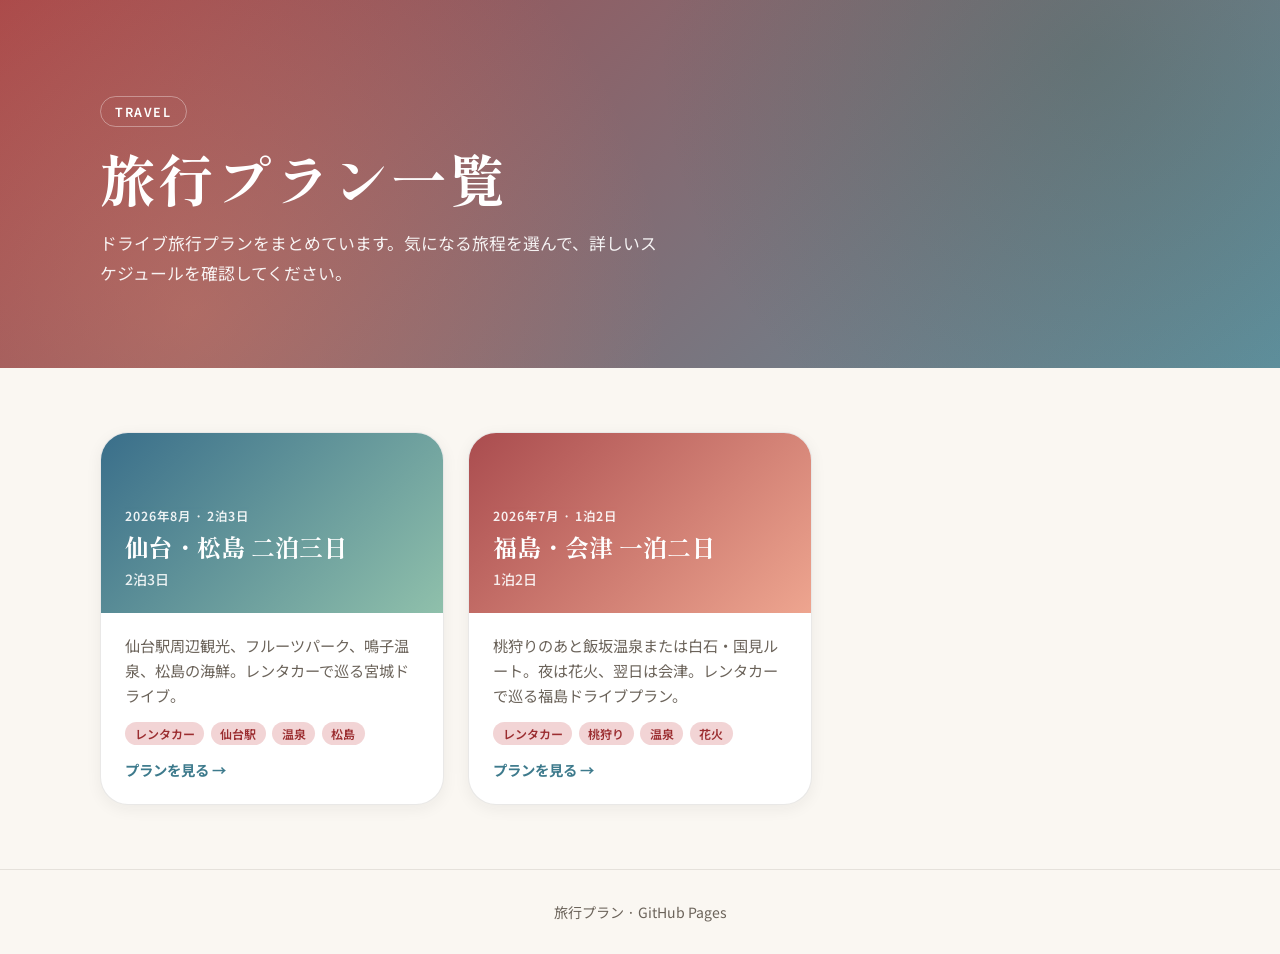
<file: index.html>
<!doctype html>
<html lang="ja">
  <head>
    <meta charset="utf-8" />
    <meta name="viewport" content="width=device-width, initial-scale=1" />
    <meta
      name="description"
      content="旅行プラン一覧。ドライブ行程やスケジュールをまとめて確認できます。"
    />
    <title>福島旅行プラン | Travel Plans</title>
    <link rel="preconnect" href="https://fonts.googleapis.com" />
    <link rel="preconnect" href="https://fonts.gstatic.com" crossorigin />
    <link
      href="https://fonts.googleapis.com/css2?family=Noto+Sans+JP:wght@400;500;700&family=Shippori+Mincho:wght@500;700&display=swap"
      rel="stylesheet"
    />
    <link rel="stylesheet" href="home.css" />
  </head>
  <body class="home-page">
    <header class="home-header">
      <div class="home-header__inner">
        <p class="home-header__eyebrow">Travel</p>
        <h1 class="home-header__title">旅行プラン一覧</h1>
        <p class="home-header__lead">
          ドライブ旅行プランをまとめています。気になる旅程を選んで、詳しいスケジュールを確認してください。
        </p>
      </div>
      <div class="home-header__pattern" aria-hidden="true"></div>
    </header>

    <main class="home-main">
      <section class="catalog-section" aria-labelledby="catalog-title">
        <div class="catalog-section__inner">
          <h2 class="visually-hidden" id="catalog-title">登録済みの旅行プラン</h2>
          <ul class="catalog-grid" id="catalog-grid" aria-label="旅行プラン一覧"></ul>
        </div>
      </section>
    </main>

    <footer class="home-footer">
      <p>旅行プラン · GitHub Pages</p>
    </footer>

    <script src="catalog.js"></script>
  </body>
</html>
</file>
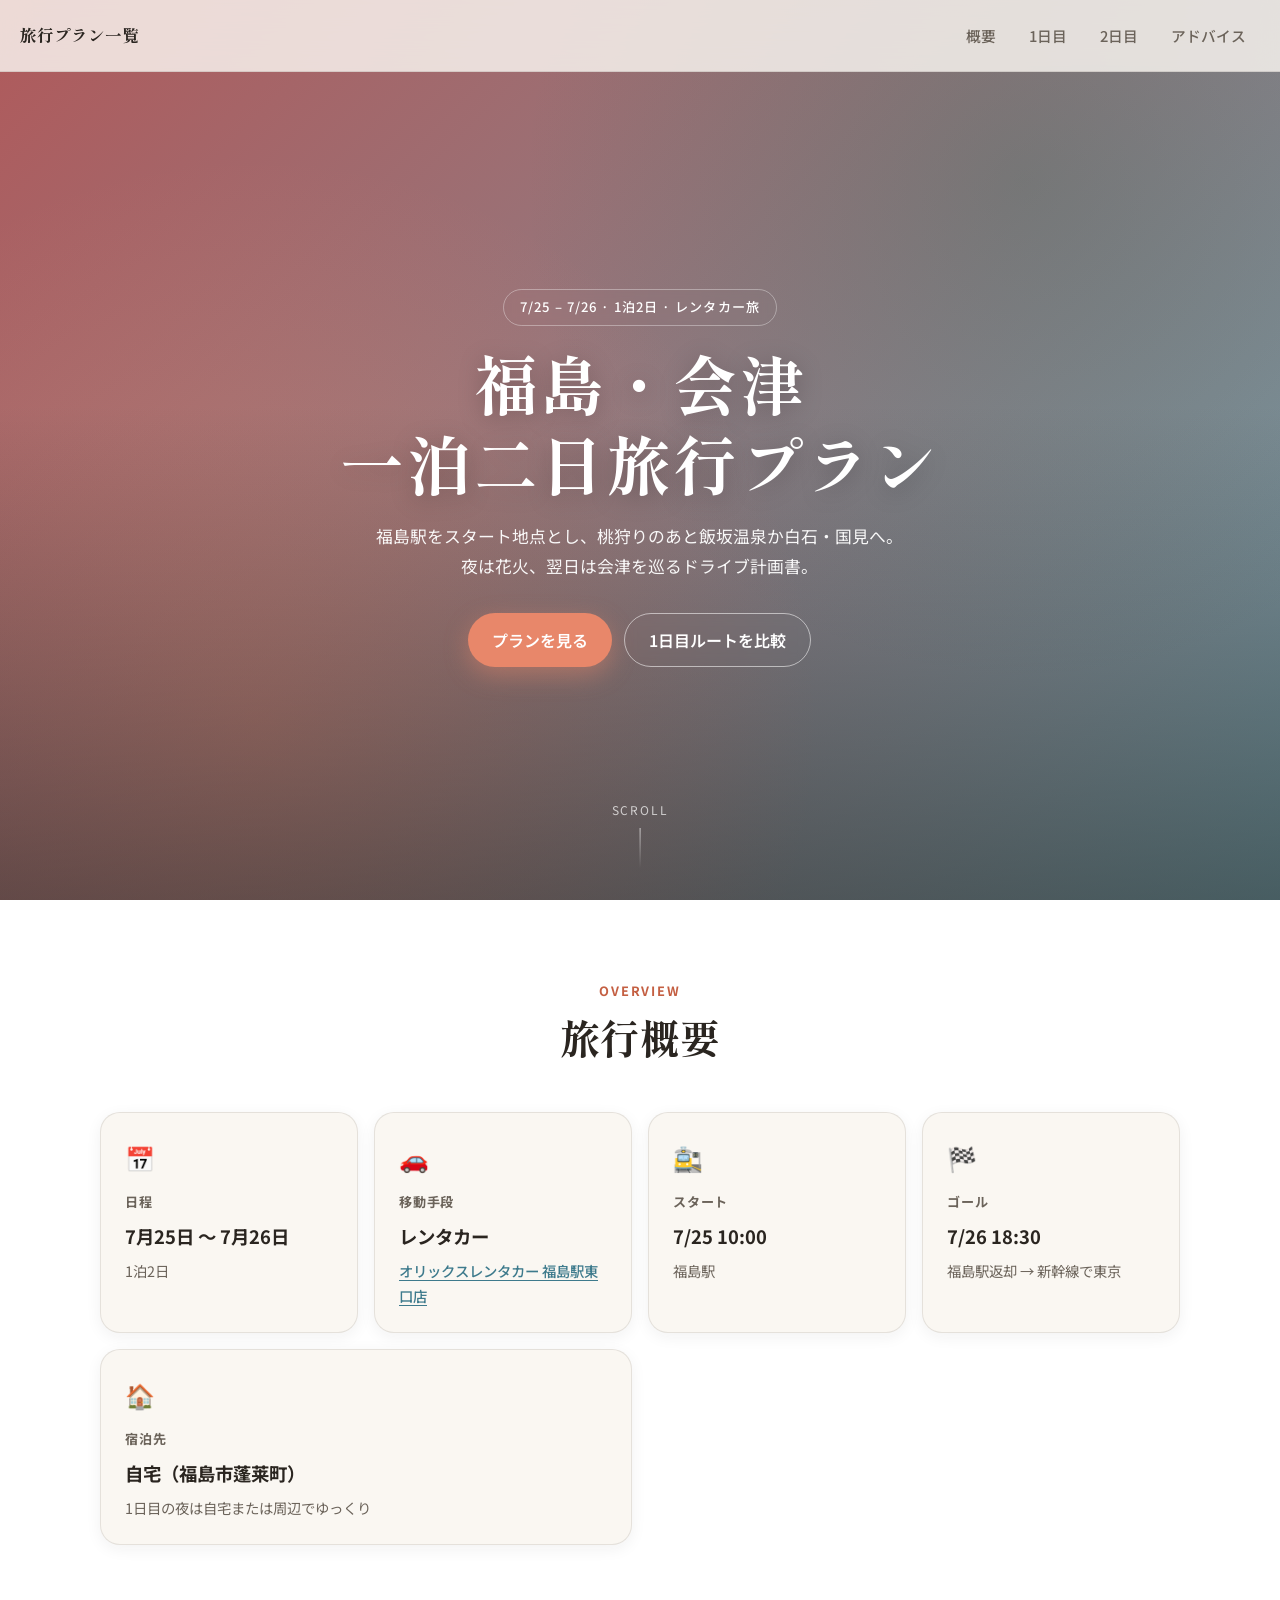
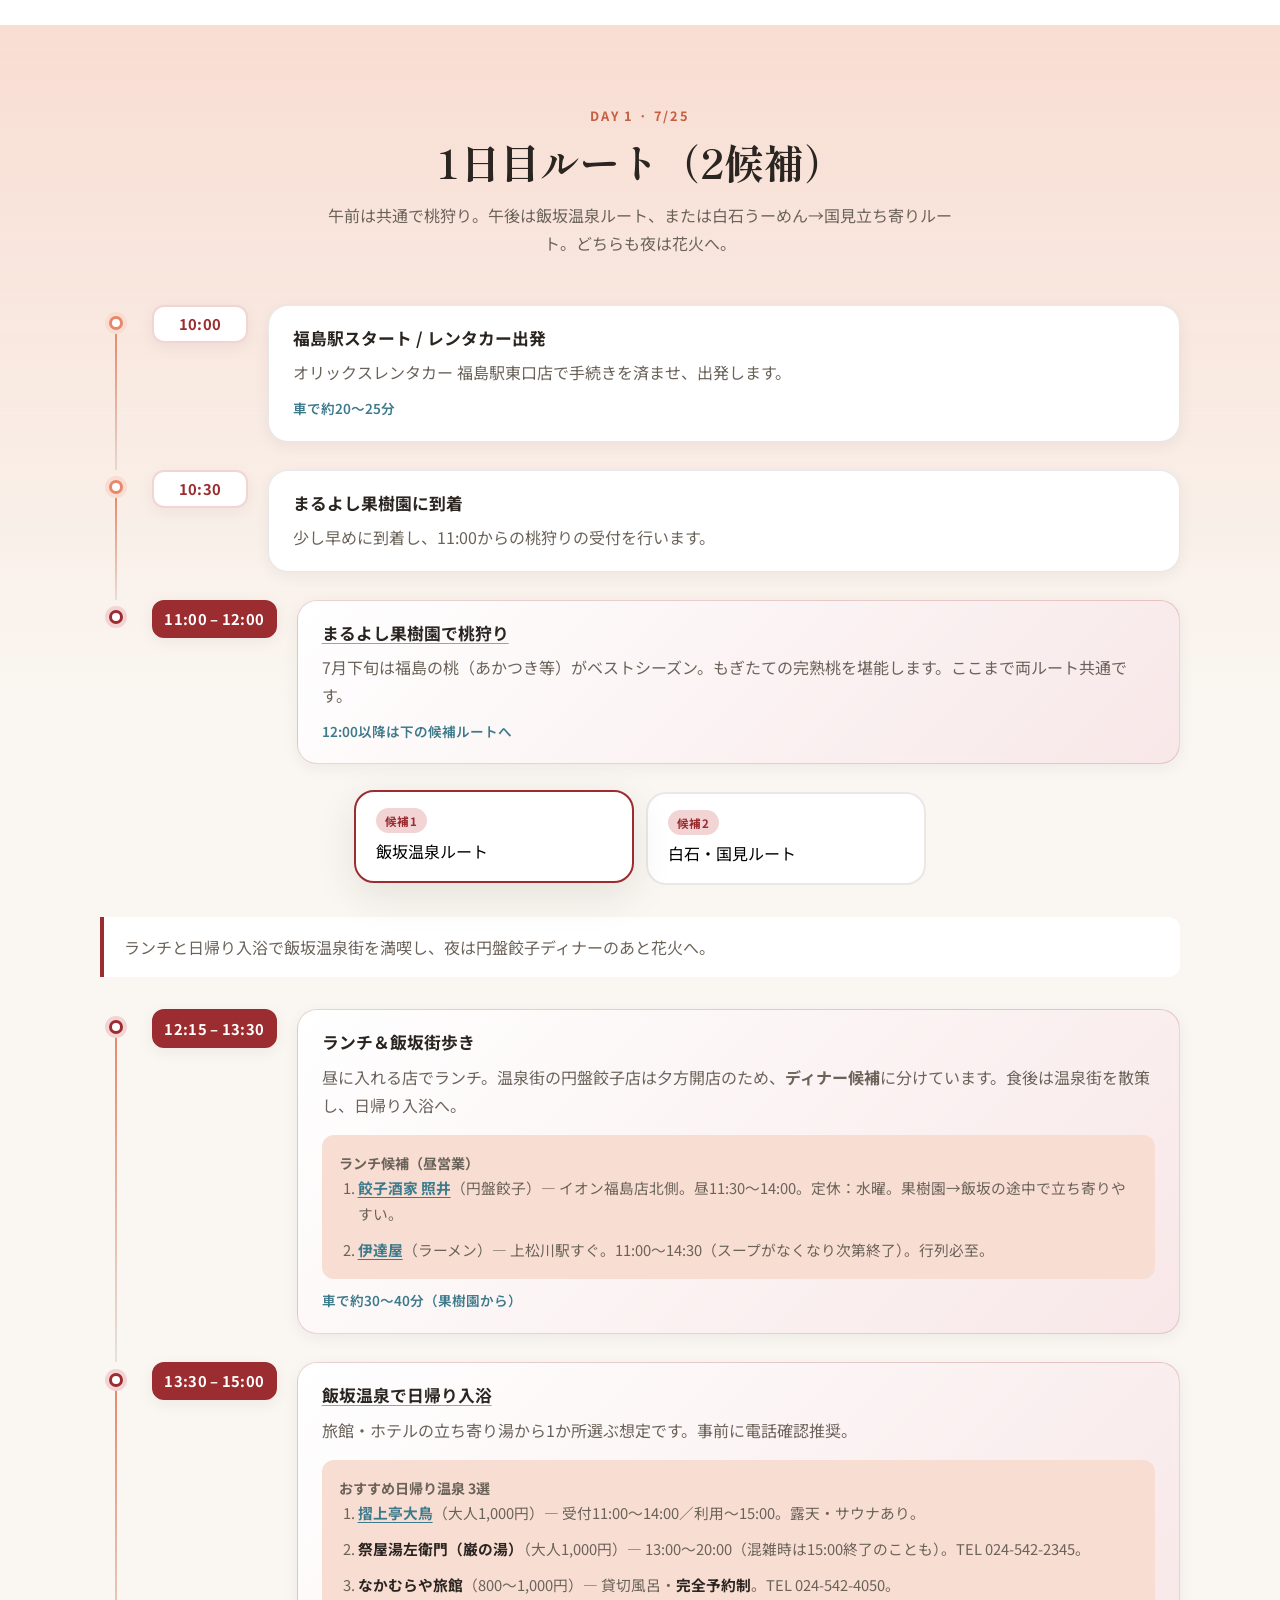
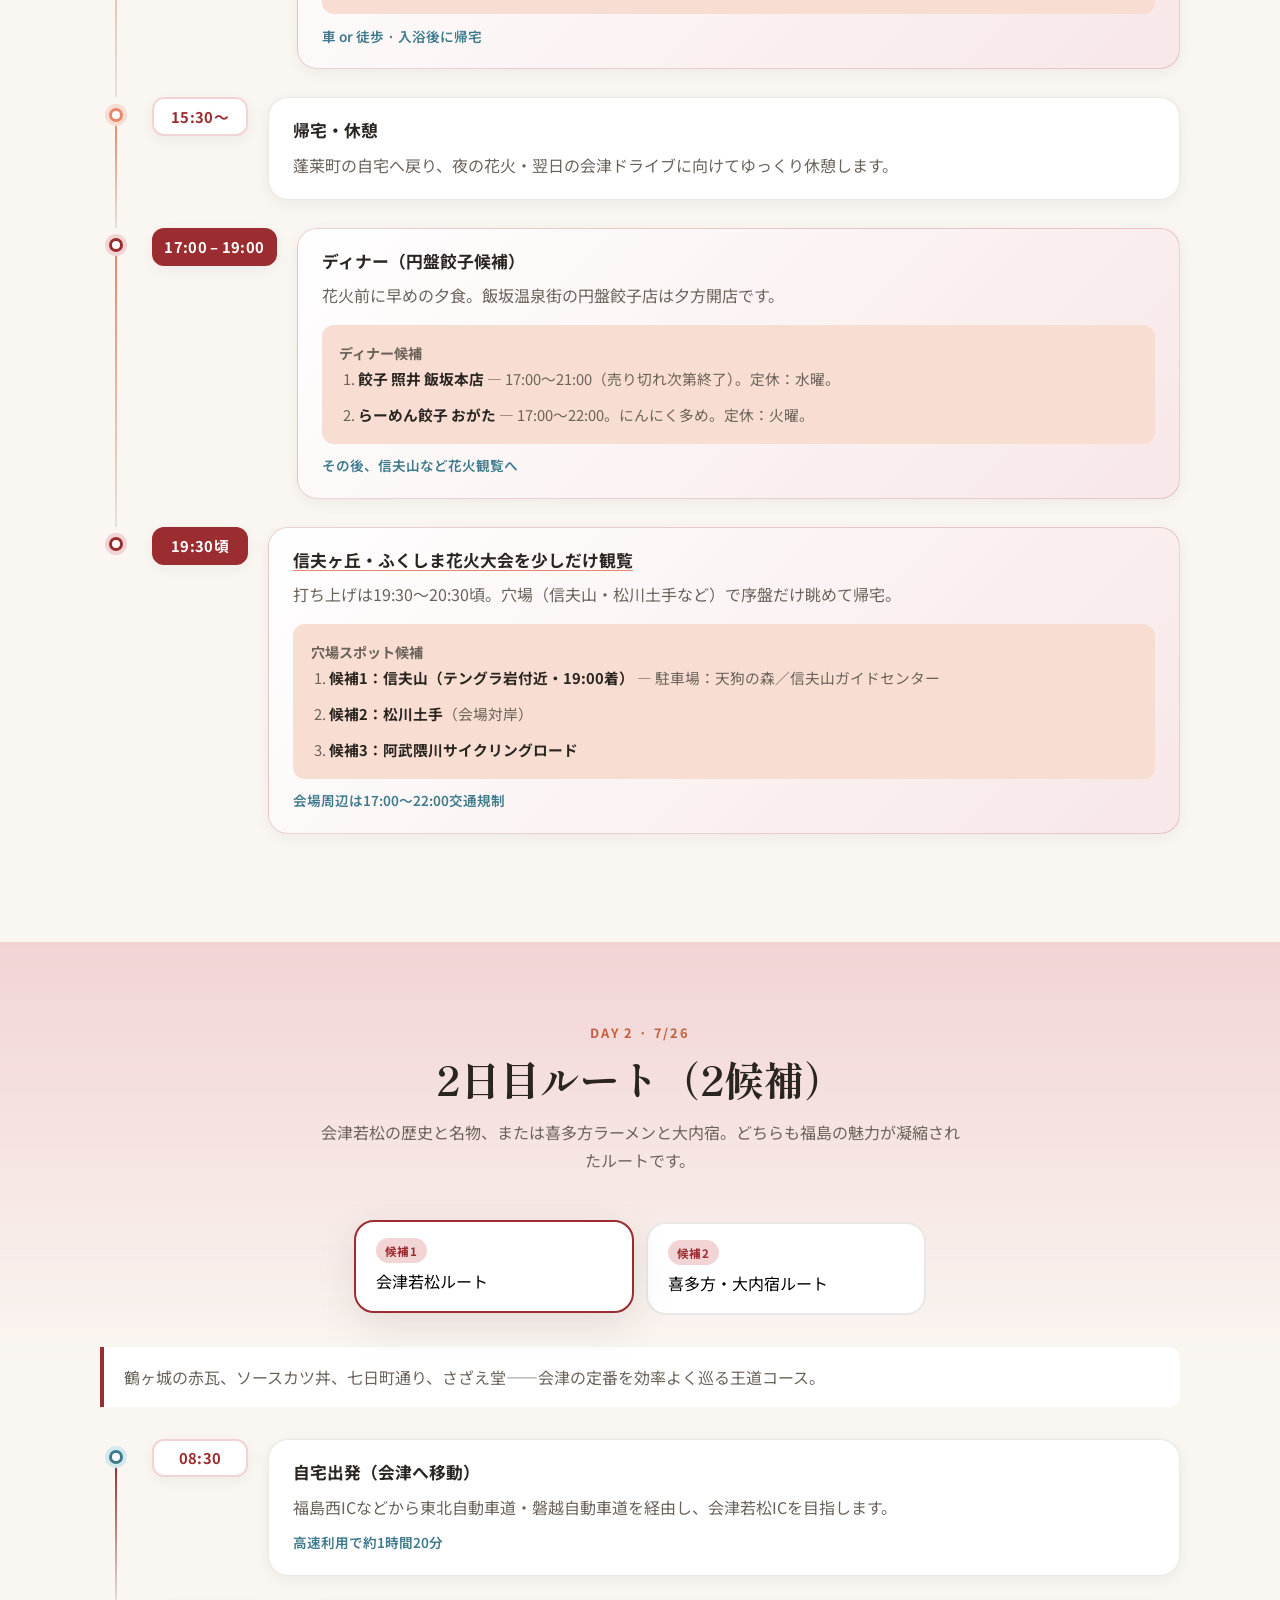
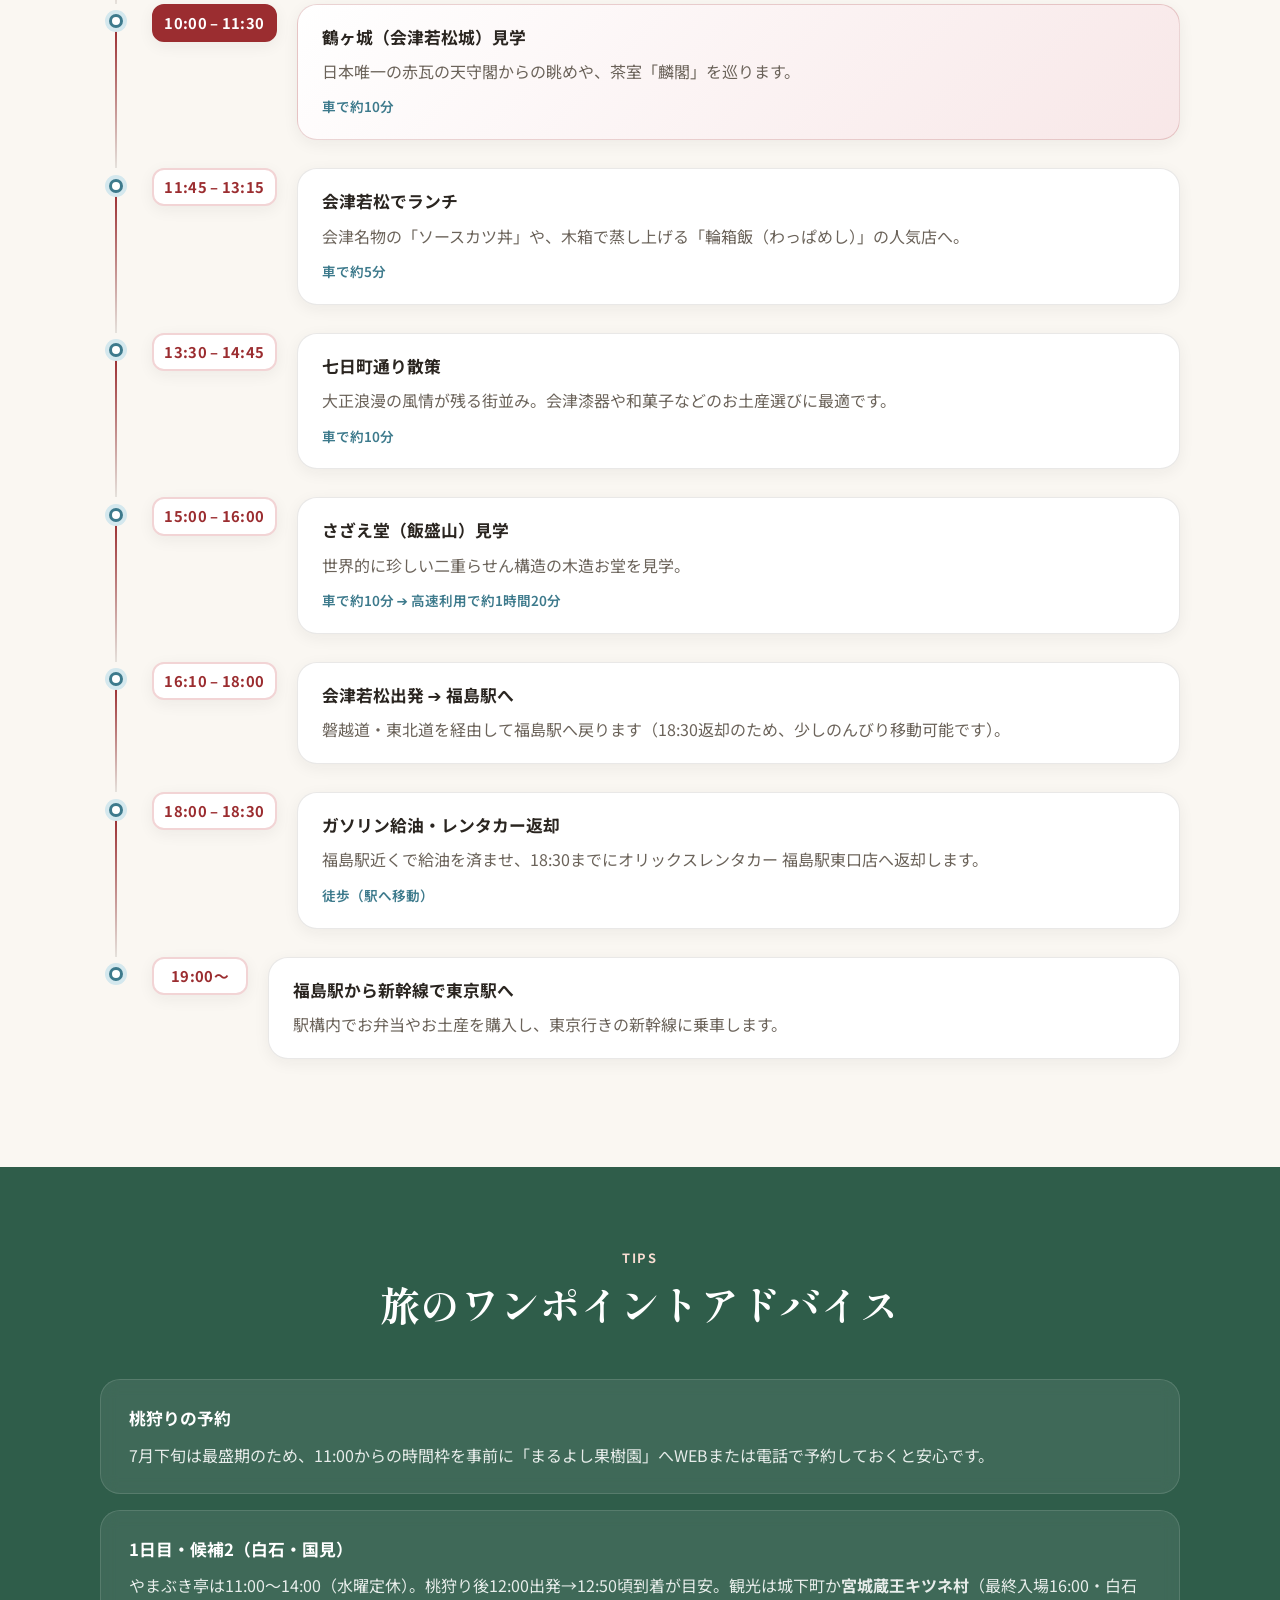
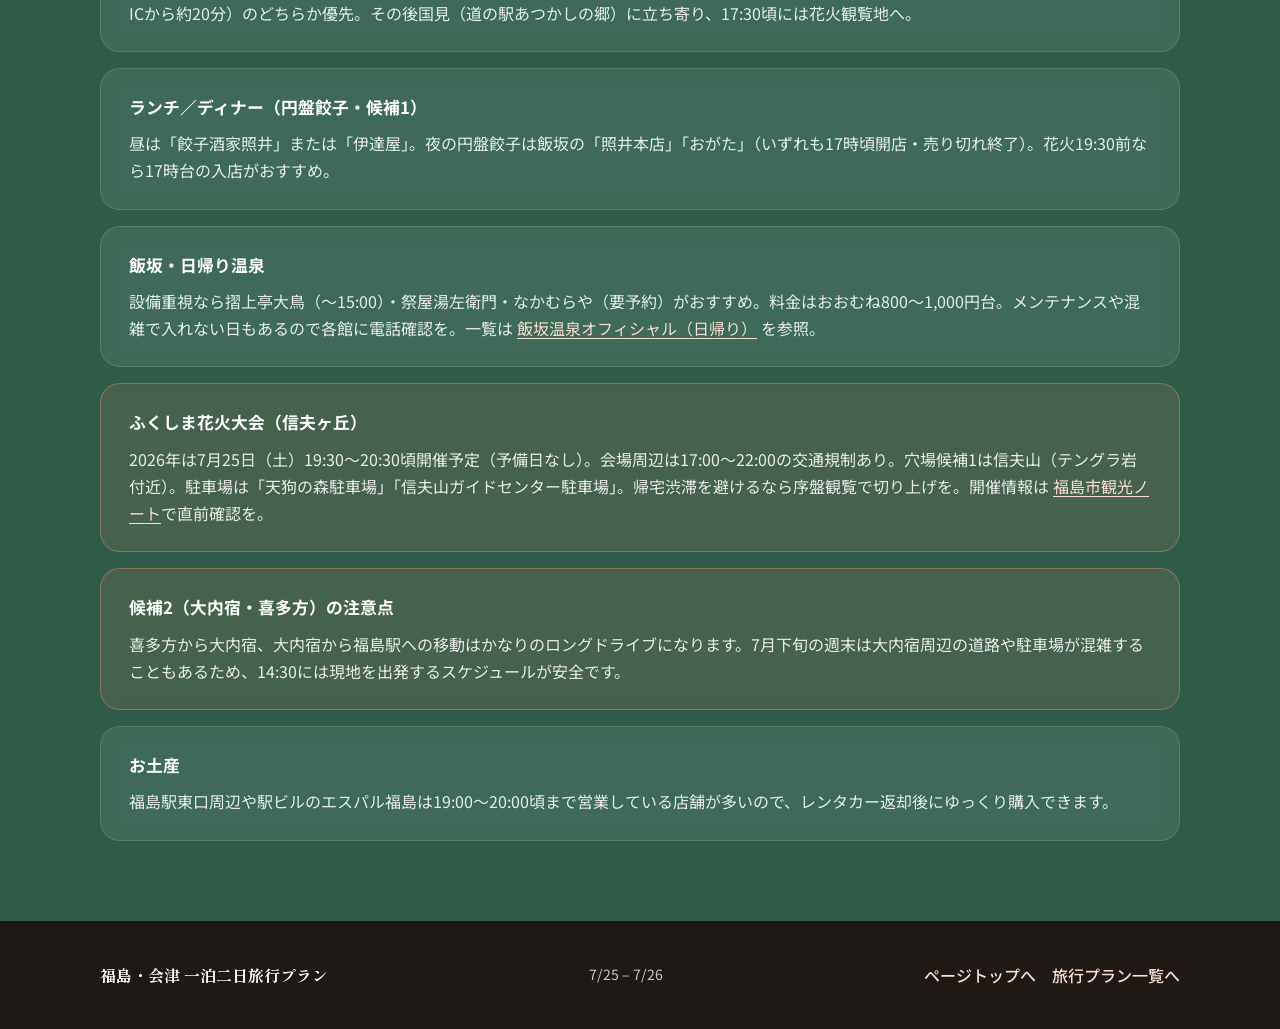
<file: plans/fukushima-aizu-jul2025/index.html>
<!doctype html>
<html lang="ja">
  <head>
    <meta charset="utf-8" />
    <meta name="viewport" content="width=device-width, initial-scale=1" />
    <meta
      name="description"
      content="福島駅を起点とした1泊2日のドライブ旅行プラン。桃狩り、飯坂温泉、会津若松・喜多方・大内宿の2日目ルート候補付き。"
    />
    <title>福島・会津 一泊二日旅行プラン</title>
    <link rel="preconnect" href="https://fonts.googleapis.com" />
    <link rel="preconnect" href="https://fonts.gstatic.com" crossorigin />
    <link
      href="https://fonts.googleapis.com/css2?family=Noto+Sans+JP:wght@400;500;700&family=Shippori+Mincho:wght@500;700&display=swap"
      rel="stylesheet"
    />
    <link rel="stylesheet" href="styles.css" />
  </head>
  <body>
    <a class="skip-link" href="#main">本文へスキップ</a>

    <header class="site-header" id="top">
      <nav class="nav" aria-label="ページ内ナビゲーション">
        <a class="nav__brand" href="../../">旅行プラン一覧</a>
        <button
          class="nav__toggle"
          type="button"
          aria-expanded="false"
          aria-controls="nav-menu"
        >
          メニュー
        </button>
        <ul class="nav__menu" id="nav-menu">
          <li><a href="#overview">概要</a></li>
          <li><a href="#day1">1日目</a></li>
          <li><a href="#day2">2日目</a></li>
          <li><a href="#tips">アドバイス</a></li>
        </ul>
      </nav>

      <section class="hero" aria-labelledby="hero-title">
        <div class="hero__overlay"></div>
        <div class="hero__content">
          <p class="hero__eyebrow">7/25 – 7/26 · 1泊2日 · レンタカー旅</p>
          <h1 class="hero__title" id="hero-title">福島・会津<br />一泊二日旅行プラン</h1>
          <p class="hero__lead">
            福島駅をスタート地点とし、桃狩りのあと飯坂温泉か白石・国見へ。夜は花火、翌日は会津を巡るドライブ計画書。
          </p>
          <div class="hero__actions">
            <a class="btn btn--primary" href="#overview">プランを見る</a>
            <a class="btn btn--ghost" href="#day1">1日目ルートを比較</a>
          </div>
        </div>
        <div class="hero__scroll" aria-hidden="true">
          <span>Scroll</span>
        </div>
      </section>
    </header>

    <main id="main">
      <section class="section overview" id="overview" aria-labelledby="overview-title">
        <div class="container">
          <header class="section__header">
            <p class="section__eyebrow">Overview</p>
            <h2 class="section__title" id="overview-title">旅行概要</h2>
          </header>

          <div class="overview__grid">
            <article class="info-card">
              <span class="info-card__icon" aria-hidden="true">📅</span>
              <h3 class="info-card__label">日程</h3>
              <p class="info-card__value">7月25日 〜 7月26日</p>
              <p class="info-card__note">1泊2日</p>
            </article>
            <article class="info-card">
              <span class="info-card__icon" aria-hidden="true">🚗</span>
              <h3 class="info-card__label">移動手段</h3>
              <p class="info-card__value">レンタカー</p>
              <p class="info-card__note">
                <a
                  href="https://car.orix.co.jp/shops/?md=view&shop_id=275"
                  target="_blank"
                  rel="noopener noreferrer"
                  >オリックスレンタカー 福島駅東口店</a
                >
              </p>
            </article>
            <article class="info-card">
              <span class="info-card__icon" aria-hidden="true">🚉</span>
              <h3 class="info-card__label">スタート</h3>
              <p class="info-card__value">7/25 10:00</p>
              <p class="info-card__note">福島駅</p>
            </article>
            <article class="info-card">
              <span class="info-card__icon" aria-hidden="true">🏁</span>
              <h3 class="info-card__label">ゴール</h3>
              <p class="info-card__value">7/26 18:30</p>
              <p class="info-card__note">福島駅返却 → 新幹線で東京</p>
            </article>
            <article class="info-card info-card--wide">
              <span class="info-card__icon" aria-hidden="true">🏠</span>
              <h3 class="info-card__label">宿泊先</h3>
              <p class="info-card__value">自宅（福島市蓬莱町）</p>
              <p class="info-card__note">1日目の夜は自宅または周辺でゆっくり</p>
            </article>
          </div>
        </div>
      </section>

      <section class="section day-section day-section--peach" id="day1" aria-labelledby="day1-title">
        <div class="container">
          <header class="section__header">
            <p class="section__eyebrow">Day 1 · 7/25</p>
            <h2 class="section__title" id="day1-title">1日目ルート（2候補）</h2>
            <p class="section__lead">
              午前は共通で桃狩り。午後は飯坂温泉ルート、または白石うーめん→国見立ち寄りルート。どちらも夜は花火へ。
            </p>
          </header>

          <ol class="timeline">
            <li class="timeline__item">
              <div class="timeline__time">10:00</div>
              <article class="timeline__card">
                <h3 class="timeline__heading">福島駅スタート / レンタカー出発</h3>
                <p>
                  オリックスレンタカー 福島駅東口店で手続きを済ませ、出発します。
                </p>
                <p class="timeline__meta">車で約20〜25分</p>
              </article>
            </li>
            <li class="timeline__item">
              <div class="timeline__time">10:30</div>
              <article class="timeline__card">
                <h3 class="timeline__heading">まるよし果樹園に到着</h3>
                <p>少し早めに到着し、11:00からの桃狩りの受付を行います。</p>
              </article>
            </li>
            <li class="timeline__item timeline__item--highlight">
              <div class="timeline__time">11:00 – 12:00</div>
              <article class="timeline__card">
                <h3 class="timeline__heading">
                  <a
                    href="https://www.maruyoshi-peach.com/"
                    target="_blank"
                    rel="noopener noreferrer"
                    >まるよし果樹園で桃狩り</a
                  >
                </h3>
                <p>
                  7月下旬は福島の桃（あかつき等）がベストシーズン。もぎたての完熟桃を堪能します。ここまで両ルート共通です。
                </p>
                <p class="timeline__meta">12:00以降は下の候補ルートへ</p>
              </article>
            </li>
          </ol>

          <div class="route-tabs" role="tablist" aria-label="1日目ルート選択">
            <button
              class="route-tabs__btn is-active"
              type="button"
              role="tab"
              id="tab-day1-route1"
              aria-selected="true"
              aria-controls="panel-day1-route1"
            >
              <span class="route-tabs__badge">候補1</span>
              飯坂温泉ルート
            </button>
            <button
              class="route-tabs__btn"
              type="button"
              role="tab"
              id="tab-day1-route2"
              aria-selected="false"
              aria-controls="panel-day1-route2"
              tabindex="-1"
            >
              <span class="route-tabs__badge">候補2</span>
              白石・国見ルート
            </button>
          </div>

          <div
            class="route-panel is-active"
            role="tabpanel"
            id="panel-day1-route1"
            aria-labelledby="tab-day1-route1"
          >
            <p class="route-panel__summary">
              ランチと日帰り入浴で飯坂温泉街を満喫し、夜は円盤餃子ディナーのあと花火へ。
            </p>
            <ol class="timeline">
              <li class="timeline__item timeline__item--highlight">
                <div class="timeline__time">12:15 – 13:30</div>
                <article class="timeline__card">
                  <h3 class="timeline__heading">ランチ＆飯坂街歩き</h3>
                  <p>
                    昼に入れる店でランチ。温泉街の円盤餃子店は夕方開店のため、<strong>ディナー候補</strong>に分けています。食後は温泉街を散策し、日帰り入浴へ。
                  </p>
                  <div class="anaba">
                    <p class="anaba__title">ランチ候補（昼営業）</p>
                    <ol class="anaba__list anaba__list--numbered">
                      <li>
                        <strong
                          ><a
                            href="https://www.gyouza-terui.com/gyouza/"
                            target="_blank"
                            rel="noopener noreferrer"
                            >餃子酒家 照井</a
                          ></strong
                        >（円盤餃子）—
                        イオン福島店北側。昼11:30〜14:00。定休：水曜。果樹園→飯坂の途中で立ち寄りやすい。
                      </li>
                      <li>
                        <strong
                          ><a
                            href="https://tabelog.com/fukushima/A0701/A070101/7001032/"
                            target="_blank"
                            rel="noopener noreferrer"
                            >伊達屋</a
                          ></strong
                        >（ラーメン）—
                        上松川駅すぐ。11:00〜14:30（スープがなくなり次第終了）。行列必至。
                      </li>
                    </ol>
                  </div>
                  <p class="timeline__meta">車で約30〜40分（果樹園から）</p>
                </article>
              </li>
              <li class="timeline__item timeline__item--highlight">
                <div class="timeline__time">13:30 – 15:00</div>
                <article class="timeline__card">
                  <h3 class="timeline__heading">
                    <a
                      href="https://iizaka.com/daytrip/"
                      target="_blank"
                      rel="noopener noreferrer"
                      >飯坂温泉で日帰り入浴</a
                    >
                  </h3>
                  <p>
                    旅館・ホテルの立ち寄り湯から1か所選ぶ想定です。事前に電話確認推奨。
                  </p>
                  <div class="anaba">
                    <p class="anaba__title">おすすめ日帰り温泉 3選</p>
                    <ol class="anaba__list anaba__list--numbered">
                      <li>
                        <strong
                          ><a
                            href="https://www.surikamiteiohtori.com/spa/"
                            target="_blank"
                            rel="noopener noreferrer"
                            >摺上亭大鳥</a
                          ></strong
                        >（大人1,000円）— 受付11:00〜14:00／利用〜15:00。露天・サウナあり。
                      </li>
                      <li>
                        <strong>祭屋湯左衛門（巌の湯）</strong>（大人1,000円）—
                        13:00〜20:00（混雑時は15:00終了のことも）。TEL 024-542-2345。
                      </li>
                      <li>
                        <strong>なかむらや旅館</strong>（800〜1,000円）—
                        貸切風呂・<strong>完全予約制</strong>。TEL 024-542-4050。
                      </li>
                    </ol>
                  </div>
                  <p class="timeline__meta">車 or 徒歩 · 入浴後に帰宅</p>
                </article>
              </li>
              <li class="timeline__item">
                <div class="timeline__time">15:30〜</div>
                <article class="timeline__card">
                  <h3 class="timeline__heading">帰宅・休憩</h3>
                  <p>
                    蓬莱町の自宅へ戻り、夜の花火・翌日の会津ドライブに向けてゆっくり休憩します。
                  </p>
                </article>
              </li>
              <li class="timeline__item timeline__item--highlight">
                <div class="timeline__time">17:00 – 19:00</div>
                <article class="timeline__card">
                  <h3 class="timeline__heading">ディナー（円盤餃子候補）</h3>
                  <p>花火前に早めの夕食。飯坂温泉街の円盤餃子店は夕方開店です。</p>
                  <div class="anaba">
                    <p class="anaba__title">ディナー候補</p>
                    <ol class="anaba__list anaba__list--numbered">
                      <li>
                        <strong>餃子 照井 飯坂本店</strong> —
                        17:00〜21:00（売り切れ次第終了）。定休：水曜。
                      </li>
                      <li>
                        <strong>らーめん餃子 おがた</strong> —
                        17:00〜22:00。にんにく多め。定休：火曜。
                      </li>
                    </ol>
                  </div>
                  <p class="timeline__meta">その後、信夫山など花火観覧へ</p>
                </article>
              </li>
              <li class="timeline__item timeline__item--highlight">
                <div class="timeline__time">19:30頃</div>
                <article class="timeline__card">
                  <h3 class="timeline__heading">
                    <a
                      href="https://www.f-kankou.jp/event/27427"
                      target="_blank"
                      rel="noopener noreferrer"
                      >信夫ヶ丘・ふくしま花火大会を少しだけ観覧</a
                    >
                  </h3>
                  <p>
                    打ち上げは19:30〜20:30頃。穴場（信夫山・松川土手など）で序盤だけ眺めて帰宅。
                  </p>
                  <div class="anaba">
                    <p class="anaba__title">穴場スポット候補</p>
                    <ol class="anaba__list anaba__list--numbered">
                      <li>
                        <strong>候補1：信夫山（テングラ岩付近・19:00着）</strong> —
                        駐車場：天狗の森／信夫山ガイドセンター
                      </li>
                      <li><strong>候補2：松川土手</strong>（会場対岸）</li>
                      <li><strong>候補3：阿武隈川サイクリングロード</strong></li>
                    </ol>
                  </div>
                  <p class="timeline__meta">会場周辺は17:00〜22:00交通規制</p>
                </article>
              </li>
            </ol>
          </div>

          <div
            class="route-panel"
            role="tabpanel"
            id="panel-day1-route2"
            aria-labelledby="tab-day1-route2"
            hidden
          >
            <p class="route-panel__summary">
              12時以降に宮城・白石へ。やまぶき亭でうーめんランチ→白石城またはきつね村など観光→国見立ち寄り→そのまま花火へ。やまぶき亭は14:00閉店のため、12:00出発がポイントです。
            </p>
            <ol class="timeline">
              <li class="timeline__item">
                <div class="timeline__time">12:00</div>
                <article class="timeline__card">
                  <h3 class="timeline__heading">桃狩り終了 → 白石へ出発</h3>
                  <p>
                    果樹園を出発し、東北道などを利用して白石市へ。ランチ店は14:00閉店のため、遅れないよう移動します。
                  </p>
                  <p class="timeline__meta">車で約40〜50分（東北道経由）</p>
                </article>
              </li>
              <li class="timeline__item timeline__item--highlight">
                <div class="timeline__time">12:50 – 14:00</div>
                <article class="timeline__card">
                  <h3 class="timeline__heading">
                    <a
                      href="http://shiroishi-umen.com/yamabukitei/index.html"
                      target="_blank"
                      rel="noopener noreferrer"
                      >白石うーめん やまぶき亭でランチ</a
                    >
                  </h3>
                  <p>
                    明治後期の商家を改装したうーめん専門店。醤油・クルミ・黒ごまの3種のタレで楽しむ「うーめん三昧」が人気。白石城からも徒歩圏。
                  </p>
                  <div class="anaba">
                    <p class="anaba__title">店舗メモ</p>
                    <ul class="anaba__list">
                      <li>住所：宮城県白石市城北町6-13／TEL 0224-25-2322</li>
                      <li>営業：11:00〜14:00（時間外は予約）／定休：水曜</li>
                      <li>駐車場：店裏・向かい城北駐車場あり</li>
                    </ul>
                  </div>
                  <p class="timeline__meta">14:00閉店 · 12:50頃到着が安全</p>
                </article>
              </li>
              <li class="timeline__item timeline__item--highlight">
                <div class="timeline__time">14:00 – 16:00</div>
                <article class="timeline__card">
                  <h3 class="timeline__heading">白石観光</h3>
                  <p>
                    ランチ後は城下町散策か、蔵王方面のきつね村へ。時間の都合でどちらかをメインにする想定です（きつね村は最終入場16:00）。
                  </p>
                  <div class="anaba">
                    <p class="anaba__title">観光スポット候補</p>
                    <ol class="anaba__list anaba__list--numbered">
                      <li>
                        <strong
                          ><a
                            href="http://zao-fox-village.com/"
                            target="_blank"
                            rel="noopener noreferrer"
                            >宮城蔵王キツネ村（きつね村）</a
                          ></strong
                        >—
                        白石市内・白石ICから車で約20分。多数のキツネとふれあえる人気スポット。夏期9:00〜16:30（最終入場16:00）。大人1,500円／小学生以下無料。定休：水曜（祝日等は営業のことも）。駐車場あり。TEL 0224-24-8812。
                      </li>
                      <li>
                        <strong>白石城</strong> —
                        やまぶき亭から徒歩圏。天守からの眺めと城下町の雰囲気を楽しむ。
                      </li>
                      <li>
                        <strong>武家屋敷通り</strong> —
                        城下の街並み散策。写真映えする落ち着いた通り。
                      </li>
                      <li>
                        <strong>益岡公園周辺</strong> —
                        白石城に隣接。時間があればひと休み。
                      </li>
                    </ol>
                    <p class="anaba__note">
                      きつね村を行く場合はランチ後すぐ出発し、15:30頃までに入場するのが安心。城下町と両方は時間が足りないので、どちらか優先で。
                    </p>
                  </div>
                  <p class="timeline__meta">車（きつね村）or 徒歩（城下）· その後国見へ</p>
                </article>
              </li>
              <li class="timeline__item timeline__item--highlight">
                <div class="timeline__time">16:00 – 17:30</div>
                <article class="timeline__card">
                  <h3 class="timeline__heading">
                    <a
                      href="https://www.michinoeki923.com/"
                      target="_blank"
                      rel="noopener noreferrer"
                      >国見に立ち寄る</a
                    >
                  </h3>
                  <p>
                    白石から国道4号・東北道経由で国見町へ。花火会場（福島市）へ戻る動線上で休憩・お土産・軽食に便利です。
                  </p>
                  <div class="anaba">
                    <p class="anaba__title">立ち寄り候補</p>
                    <ol class="anaba__list anaba__list--numbered">
                      <li>
                        <strong>道の駅国見 あつかしの郷</strong> —
                        国道4号沿い。農産物直売・国見バーガー・ジェラートなど。駐車場も広い。
                      </li>
                      <li>
                        <strong>あつかし千年公園</strong> —
                        阿津賀志山防塁など史跡。時間があれば短時間の散策。
                      </li>
                    </ol>
                    <p class="anaba__note">
                      花火の19:30に間に合わせるなら、17:30頃には国見を出発し、信夫山など観覧スポットへ向かうのが安心です。
                    </p>
                  </div>
                  <p class="timeline__meta">車で約30〜40分（白石→国見）</p>
                </article>
              </li>
              <li class="timeline__item">
                <div class="timeline__time">17:30 – 19:00</div>
                <article class="timeline__card">
                  <h3 class="timeline__heading">国見出発 → 花火観覧地へ</h3>
                  <p>
                    夕食は国見の道の駅や、福島市内で軽く済ませる想定。渋滞・交通規制を見越し、観覧スポットへ早めに入ります。
                  </p>
                  <p class="timeline__meta">車で約30〜40分（国見→信夫山方面）</p>
                </article>
              </li>
              <li class="timeline__item timeline__item--highlight">
                <div class="timeline__time">19:30頃</div>
                <article class="timeline__card">
                  <h3 class="timeline__heading">
                    <a
                      href="https://www.f-kankou.jp/event/27427"
                      target="_blank"
                      rel="noopener noreferrer"
                      >信夫ヶ丘・ふくしま花火大会を少しだけ観覧</a
                    >
                  </h3>
                  <p>
                    国見からそのまま花火へ。打ち上げは19:30〜20:30頃。穴場で序盤だけ眺めて帰宅する想定です。
                  </p>
                  <div class="anaba">
                    <p class="anaba__title">穴場スポット候補（候補1と同じ）</p>
                    <ol class="anaba__list anaba__list--numbered">
                      <li>
                        <strong>信夫山（テングラ岩付近・19:00着推奨）</strong> —
                        駐車場：天狗の森／信夫山ガイドセンター
                      </li>
                      <li><strong>松川土手</strong>（会場対岸）</li>
                      <li><strong>阿武隈川サイクリングロード</strong></li>
                    </ol>
                  </div>
                  <p class="timeline__meta">会場周辺は17:00〜22:00交通規制</p>
                </article>
              </li>
            </ol>
          </div>
        </div>
      </section>

      <section class="section day-section day-section--aizu" id="day2" aria-labelledby="day2-title">
        <div class="container">
          <header class="section__header">
            <p class="section__eyebrow">Day 2 · 7/26</p>
            <h2 class="section__title" id="day2-title">2日目ルート（2候補）</h2>
            <p class="section__lead">
              会津若松の歴史と名物、または喜多方ラーメンと大内宿。どちらも福島の魅力が凝縮されたルートです。
            </p>
          </header>

          <div class="route-tabs" role="tablist" aria-label="2日目ルート選択">
            <button
              class="route-tabs__btn is-active"
              type="button"
              role="tab"
              id="tab-route1"
              aria-selected="true"
              aria-controls="panel-route1"
            >
              <span class="route-tabs__badge">候補1</span>
              会津若松ルート
            </button>
            <button
              class="route-tabs__btn"
              type="button"
              role="tab"
              id="tab-route2"
              aria-selected="false"
              aria-controls="panel-route2"
              tabindex="-1"
            >
              <span class="route-tabs__badge">候補2</span>
              喜多方・大内宿ルート
            </button>
          </div>

          <div
            class="route-panel is-active"
            role="tabpanel"
            id="panel-route1"
            aria-labelledby="tab-route1"
          >
            <p class="route-panel__summary">
              鶴ヶ城の赤瓦、ソースカツ丼、七日町通り、さざえ堂——会津の定番を効率よく巡る王道コース。
            </p>
            <ol class="timeline">
              <li class="timeline__item">
                <div class="timeline__time">08:30</div>
                <article class="timeline__card">
                  <h3 class="timeline__heading">自宅出発（会津へ移動）</h3>
                  <p>
                    福島西ICなどから東北自動車道・磐越自動車道を経由し、会津若松ICを目指します。
                  </p>
                  <p class="timeline__meta">高速利用で約1時間20分</p>
                </article>
              </li>
              <li class="timeline__item timeline__item--highlight">
                <div class="timeline__time">10:00 – 11:30</div>
                <article class="timeline__card">
                  <h3 class="timeline__heading">鶴ヶ城（会津若松城）見学</h3>
                  <p>
                    日本唯一の赤瓦の天守閣からの眺めや、茶室「麟閣」を巡ります。
                  </p>
                  <p class="timeline__meta">車で約10分</p>
                </article>
              </li>
              <li class="timeline__item">
                <div class="timeline__time">11:45 – 13:15</div>
                <article class="timeline__card">
                  <h3 class="timeline__heading">会津若松でランチ</h3>
                  <p>
                    会津名物の「ソースカツ丼」や、木箱で蒸し上げる「輪箱飯（わっぱめし）」の人気店へ。
                  </p>
                  <p class="timeline__meta">車で約5分</p>
                </article>
              </li>
              <li class="timeline__item">
                <div class="timeline__time">13:30 – 14:45</div>
                <article class="timeline__card">
                  <h3 class="timeline__heading">七日町通り散策</h3>
                  <p>
                    大正浪漫の風情が残る街並み。会津漆器や和菓子などのお土産選びに最適です。
                  </p>
                  <p class="timeline__meta">車で約10分</p>
                </article>
              </li>
              <li class="timeline__item">
                <div class="timeline__time">15:00 – 16:00</div>
                <article class="timeline__card">
                  <h3 class="timeline__heading">さざえ堂（飯盛山）見学</h3>
                  <p>世界的に珍しい二重らせん構造の木造お堂を見学。</p>
                  <p class="timeline__meta">車で約10分 ➔ 高速利用で約1時間20分</p>
                </article>
              </li>
              <li class="timeline__item">
                <div class="timeline__time">16:10 – 18:00</div>
                <article class="timeline__card">
                  <h3 class="timeline__heading">会津若松出発 ➔ 福島駅へ</h3>
                  <p>
                    磐越道・東北道を経由して福島駅へ戻ります（18:30返却のため、少しのんびり移動可能です）。
                  </p>
                </article>
              </li>
              <li class="timeline__item">
                <div class="timeline__time">18:00 – 18:30</div>
                <article class="timeline__card">
                  <h3 class="timeline__heading">ガソリン給油・レンタカー返却</h3>
                  <p>
                    福島駅近くで給油を済ませ、18:30までにオリックスレンタカー 福島駅東口店へ返却します。
                  </p>
                  <p class="timeline__meta">徒歩（駅へ移動）</p>
                </article>
              </li>
              <li class="timeline__item">
                <div class="timeline__time">19:00〜</div>
                <article class="timeline__card">
                  <h3 class="timeline__heading">福島駅から新幹線で東京駅へ</h3>
                  <p>
                    駅構内でお弁当やお土産を購入し、東京行きの新幹線に乗車します。
                  </p>
                </article>
              </li>
            </ol>
          </div>

          <div
            class="route-panel"
            role="tabpanel"
            id="panel-route2"
            aria-labelledby="tab-route2"
            hidden
          >
            <p class="route-panel__summary">
              喜多方ラーメンの朝食から大内宿の茅葺き宿場町まで。移動量は多いが、北会津の風情を存分に味わえるコース。
            </p>
            <ol class="timeline">
              <li class="timeline__item">
                <div class="timeline__time">08:15</div>
                <article class="timeline__card">
                  <h3 class="timeline__heading">自宅出発（喜多方へ移動）</h3>
                  <p>
                    大内宿への移動時間を考慮し、少し早めに出発。福島西IC等から磐越自動車道を経由、会津縦貫道路を通って喜多方へ。
                  </p>
                  <p class="timeline__meta">高速・高規格道路利用で約1時間20分</p>
                </article>
              </li>
              <li class="timeline__item timeline__item--highlight">
                <div class="timeline__time">09:40 – 11:00</div>
                <article class="timeline__card">
                  <h3 class="timeline__heading">喜多方ラーメンの朝〜昼ランチ</h3>
                  <p>
                    人気店（坂内食堂やまこと食堂など）は並ぶことが多いため、少し早めの時間帯を狙って並び、本場の喜多方ラーメンを堪能します。
                  </p>
                  <p class="timeline__meta">車で約50分</p>
                </article>
              </li>
              <li class="timeline__item">
                <div class="timeline__time">11:00 – 12:00</div>
                <article class="timeline__card">
                  <h3 class="timeline__heading">喜多方 ➔ 大内宿へ移動</h3>
                  <p>
                    会津若松を通り抜け、山間の湯野上温泉方面へ南下して大内宿へ向かいます。
                  </p>
                </article>
              </li>
              <li class="timeline__item timeline__item--highlight">
                <div class="timeline__time">12:00 – 14:30</div>
                <article class="timeline__card">
                  <h3 class="timeline__heading">大内宿 散策</h3>
                  <p>
                    江戸時代の宿場町の面影を残す茅葺き屋根の街並みを散策。名物の「ねぎそば」を軽くつまんだり、高台から全景を撮影します。
                  </p>
                  <p class="timeline__meta">一般道・高速利用で約1時間45分</p>
                </article>
              </li>
              <li class="timeline__item">
                <div class="timeline__time">14:30 – 17:45</div>
                <article class="timeline__card">
                  <h3 class="timeline__heading">大内宿出発 ➔ 福島駅へ（ロングドライブ）</h3>
                  <p>
                    白河IC方面へ抜けるか、または会津若松へ戻って磐越道経由で福島駅へ。夏の夕方の混雑や休憩（SA/PA）を挟むため、3時間強を見込んで余裕を持って出発します。
                  </p>
                </article>
              </li>
              <li class="timeline__item">
                <div class="timeline__time">17:45 – 18:30</div>
                <article class="timeline__card">
                  <h3 class="timeline__heading">ガソリン給油・レンタカー返却</h3>
                  <p>
                    福島駅近くで給油を済ませ、18:30までにオリックスレンタカー 福島駅東口店へ返却します。
                  </p>
                  <p class="timeline__meta">徒歩（駅へ移動）</p>
                </article>
              </li>
              <li class="timeline__item">
                <div class="timeline__time">19:00〜</div>
                <article class="timeline__card">
                  <h3 class="timeline__heading">福島駅から新幹線で東京駅へ</h3>
                  <p>
                    駅でお土産や車内での夕食を買い、新幹線で東京へ帰ります。
                  </p>
                </article>
              </li>
            </ol>
          </div>
        </div>
      </section>

      <section class="section tips" id="tips" aria-labelledby="tips-title">
        <div class="container">
          <header class="section__header">
            <p class="section__eyebrow">Tips</p>
            <h2 class="section__title" id="tips-title">旅のワンポイントアドバイス</h2>
          </header>

          <ul class="tips__list">
            <li class="tip-card">
              <h3 class="tip-card__title">桃狩りの予約</h3>
              <p>
                7月下旬は最盛期のため、11:00からの時間枠を事前に「まるよし果樹園」へWEBまたは電話で予約しておくと安心です。
              </p>
            </li>
            <li class="tip-card">
              <h3 class="tip-card__title">1日目・候補2（白石・国見）</h3>
              <p>
                やまぶき亭は11:00〜14:00（水曜定休）。桃狩り後12:00出発→12:50頃到着が目安。観光は城下町か<strong>宮城蔵王キツネ村</strong>（最終入場16:00・白石ICから約20分）のどちらか優先。その後国見（道の駅あつかしの郷）に立ち寄り、17:30頃には花火観覧地へ。
              </p>
            </li>
            <li class="tip-card">
              <h3 class="tip-card__title">ランチ／ディナー（円盤餃子・候補1）</h3>
              <p>
                昼は「餃子酒家照井」または「伊達屋」。夜の円盤餃子は飯坂の「照井本店」「おがた」（いずれも17時頃開店・売り切れ終了）。花火19:30前なら17時台の入店がおすすめ。
              </p>
            </li>
            <li class="tip-card">
              <h3 class="tip-card__title">飯坂・日帰り温泉</h3>
              <p>
                設備重視なら摺上亭大鳥（〜15:00）・祭屋湯左衛門・なかむらや（要予約）がおすすめ。料金はおおむね800〜1,000円台。メンテナンスや混雑で入れない日もあるので各館に電話確認を。一覧は
                <a href="https://iizaka.com/daytrip/" target="_blank" rel="noopener noreferrer"
                  >飯坂温泉オフィシャル（日帰り）</a
                >
                を参照。
              </p>
            </li>
            <li class="tip-card tip-card--warn">
              <h3 class="tip-card__title">ふくしま花火大会（信夫ヶ丘）</h3>
              <p>
                2026年は7月25日（土）19:30〜20:30頃開催予定（予備日なし）。会場周辺は17:00〜22:00の交通規制あり。穴場候補1は信夫山（テングラ岩付近）。駐車場は「天狗の森駐車場」「信夫山ガイドセンター駐車場」。帰宅渋滞を避けるなら序盤観覧で切り上げを。開催情報は
                <a
                  href="https://www.f-kankou.jp/event/27427"
                  target="_blank"
                  rel="noopener noreferrer"
                  >福島市観光ノート</a
                >で直前確認を。
              </p>
            </li>
            <li class="tip-card tip-card--warn">
              <h3 class="tip-card__title">候補2（大内宿・喜多方）の注意点</h3>
              <p>
                喜多方から大内宿、大内宿から福島駅への移動はかなりのロングドライブになります。7月下旬の週末は大内宿周辺の道路や駐車場が混雑することもあるため、14:30には現地を出発するスケジュールが安全です。
              </p>
            </li>
            <li class="tip-card">
              <h3 class="tip-card__title">お土産</h3>
              <p>
                福島駅東口周辺や駅ビルのエスパル福島は19:00〜20:00頃まで営業している店舗が多いので、レンタカー返却後にゆっくり購入できます。
              </p>
            </li>
          </ul>
        </div>
      </section>
    </main>

    <footer class="site-footer">
      <div class="container site-footer__inner">
        <p class="site-footer__title">福島・会津 一泊二日旅行プラン</p>
        <p class="site-footer__note">7/25 – 7/26</p>
        <div class="site-footer__links">
          <a class="site-footer__top" href="#top">ページトップへ</a>
          <a class="site-footer__top" href="../../">旅行プラン一覧へ</a>
        </div>
      </div>
    </footer>

    <script src="script.js"></script>
  </body>
</html>
</file>
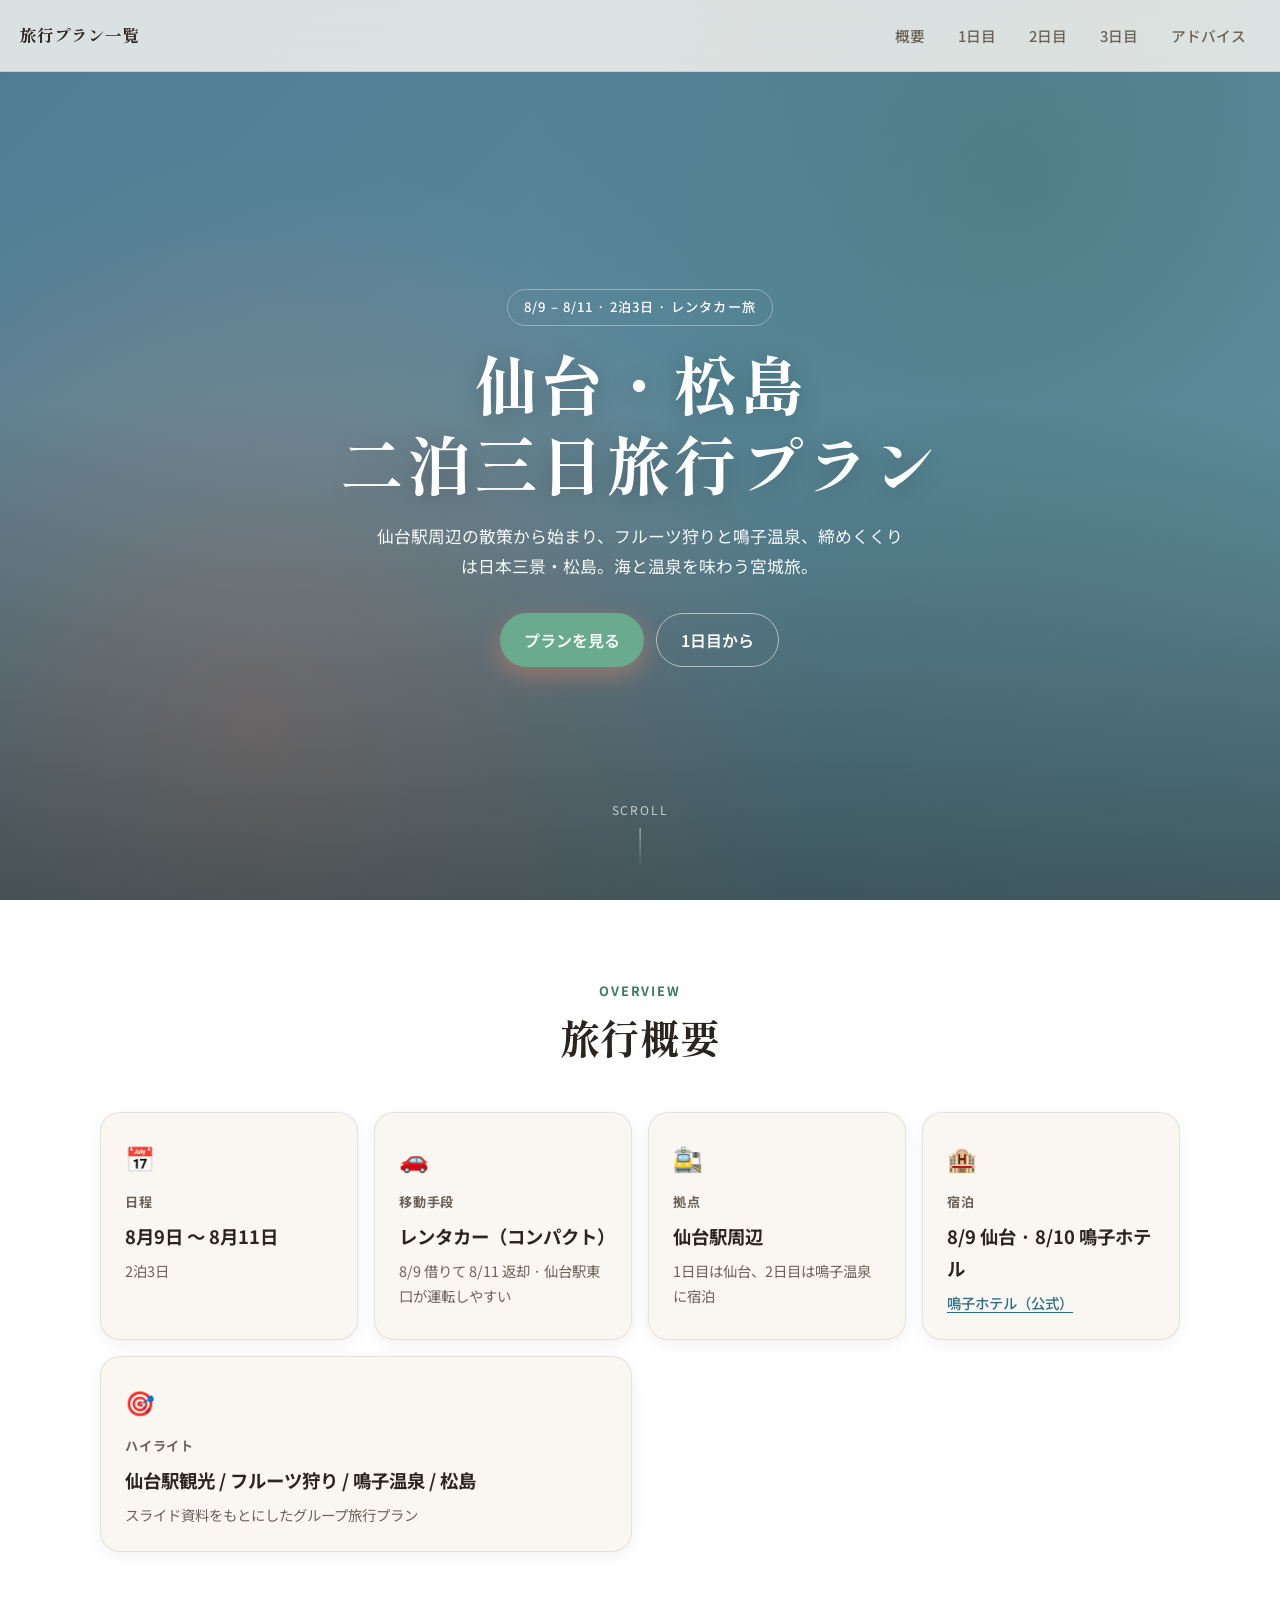
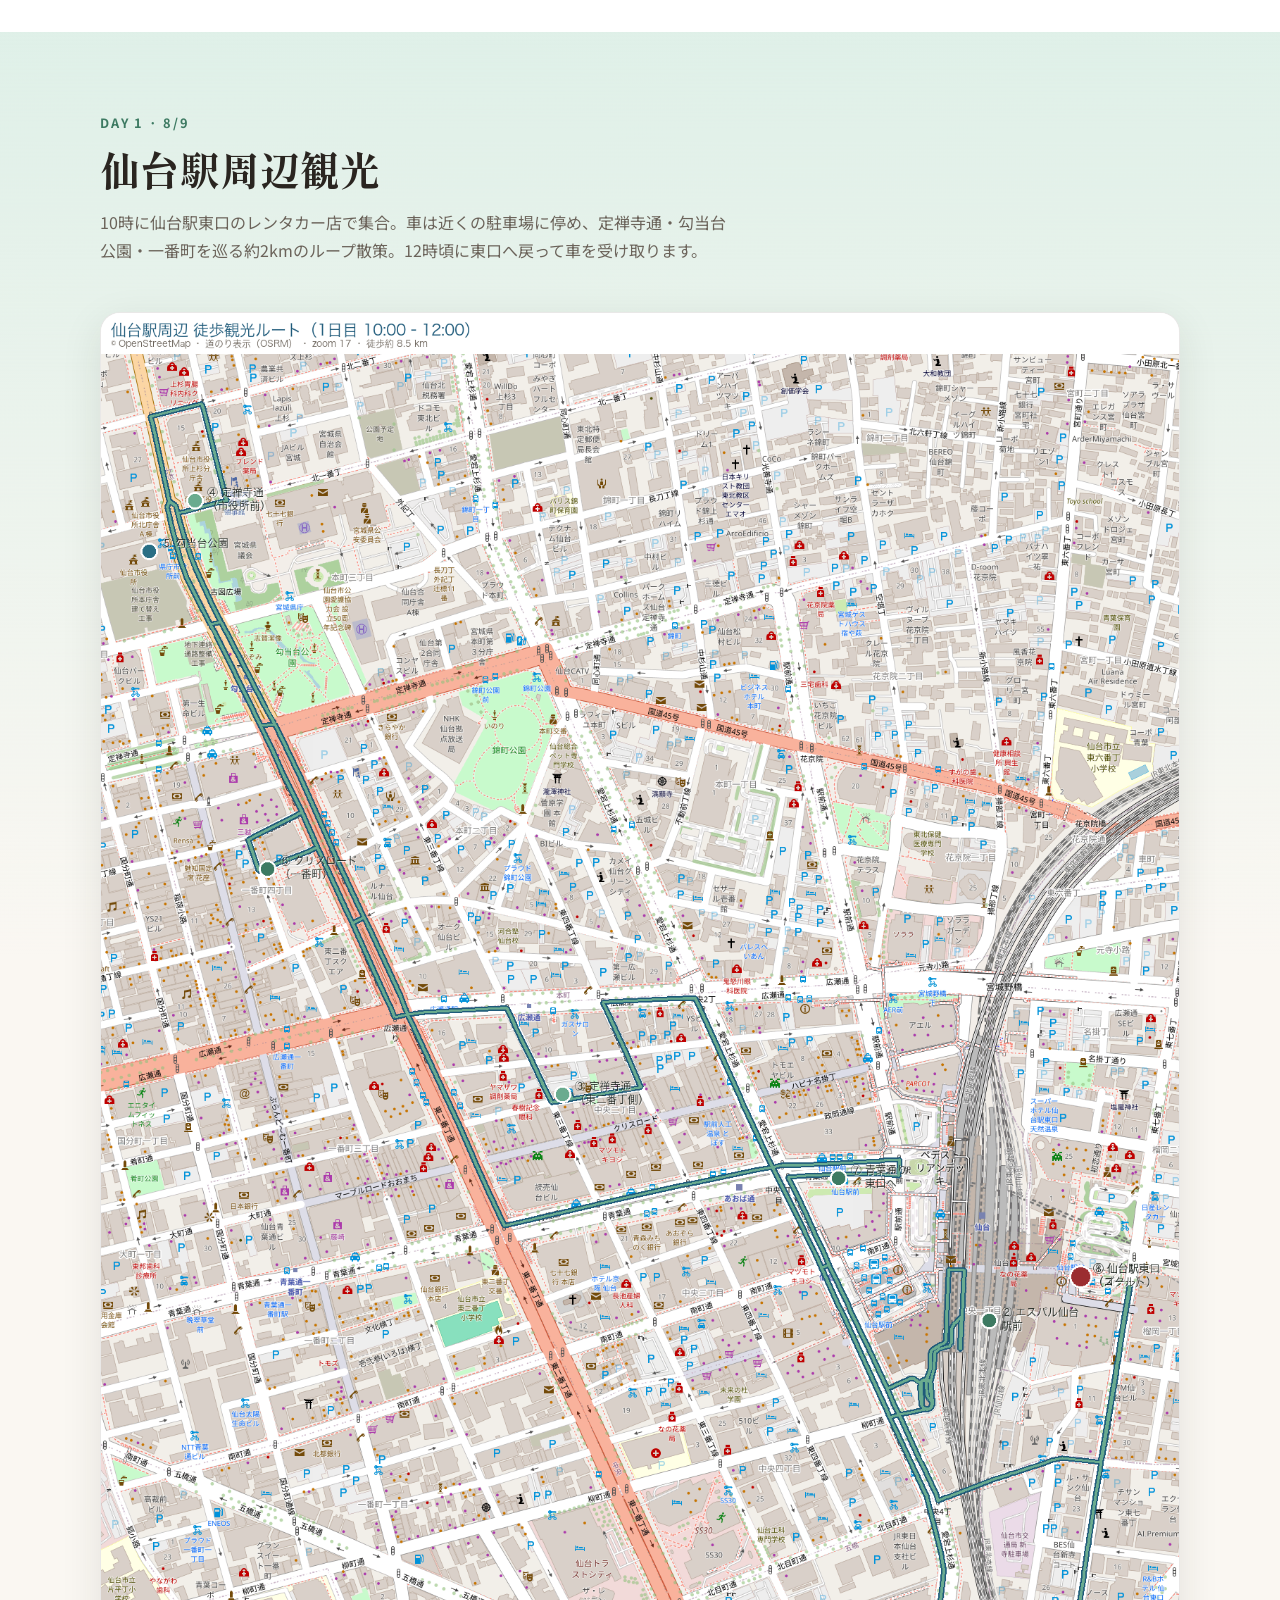
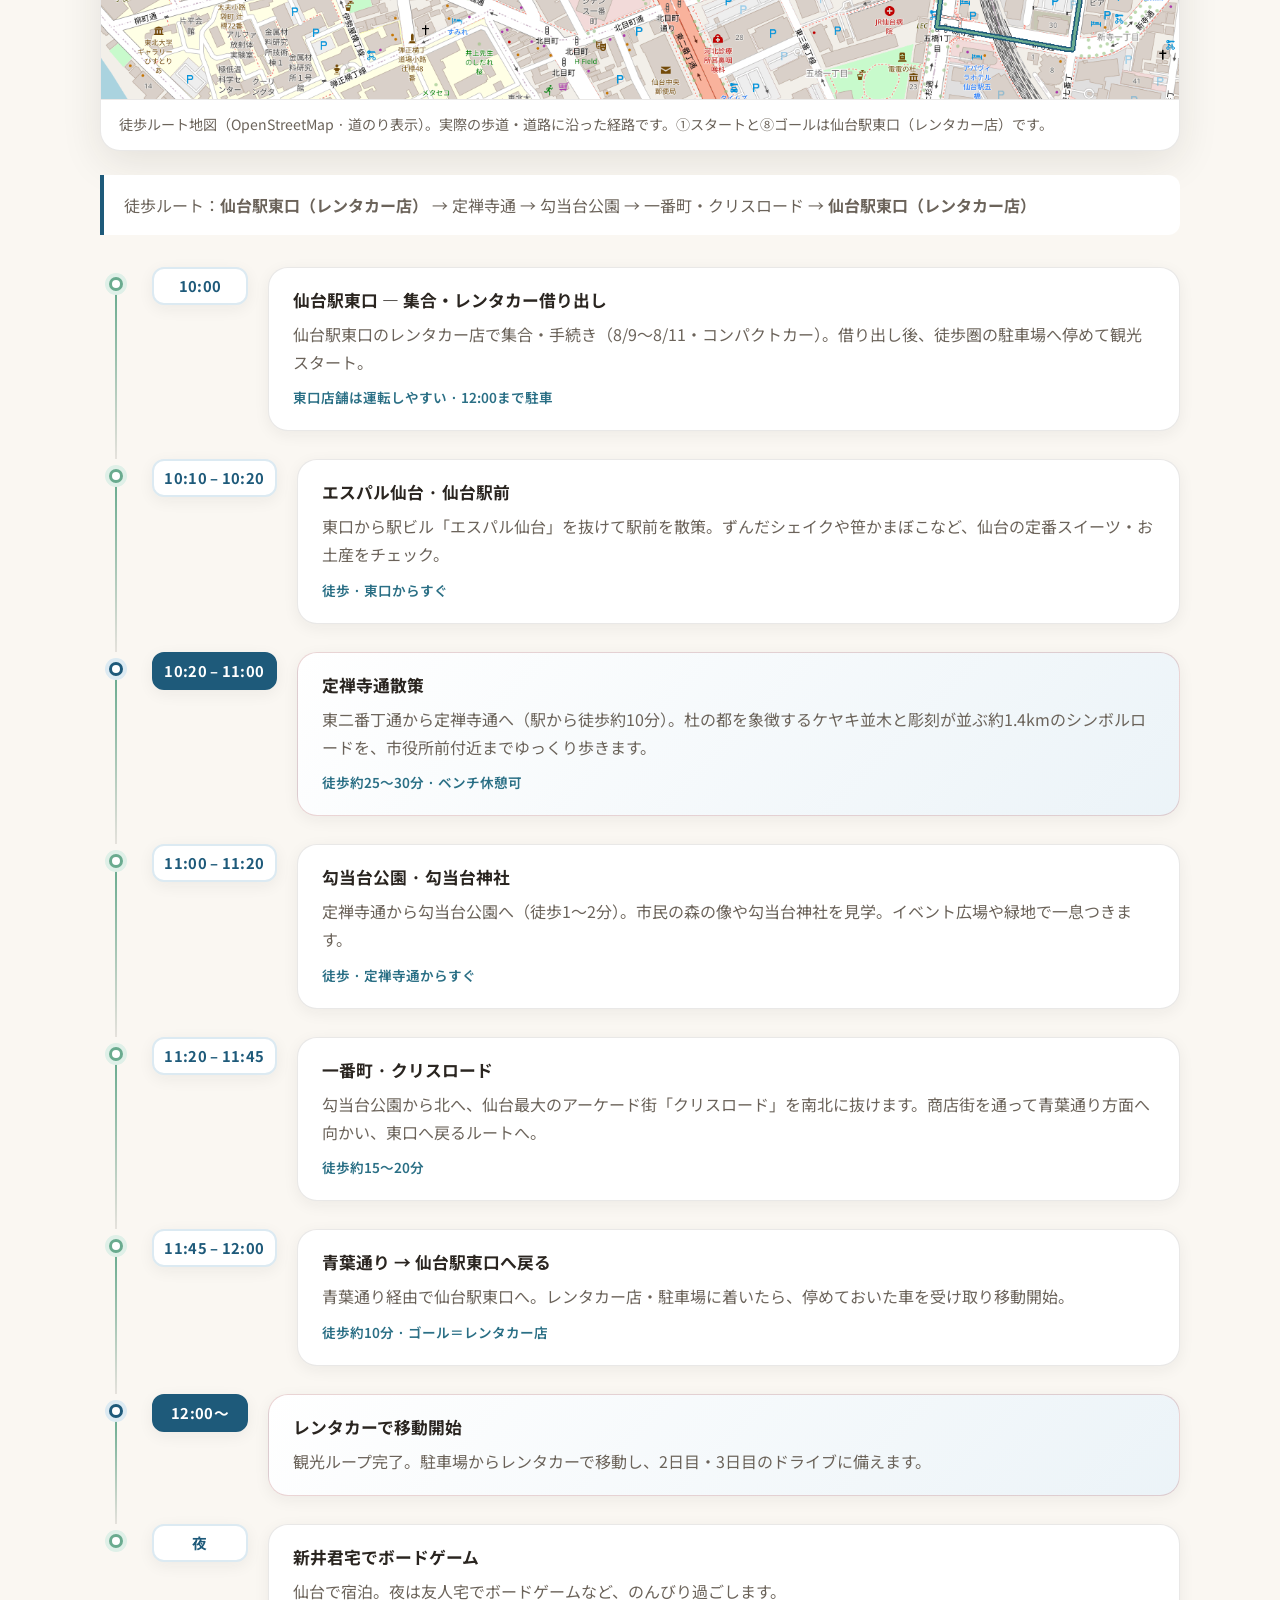
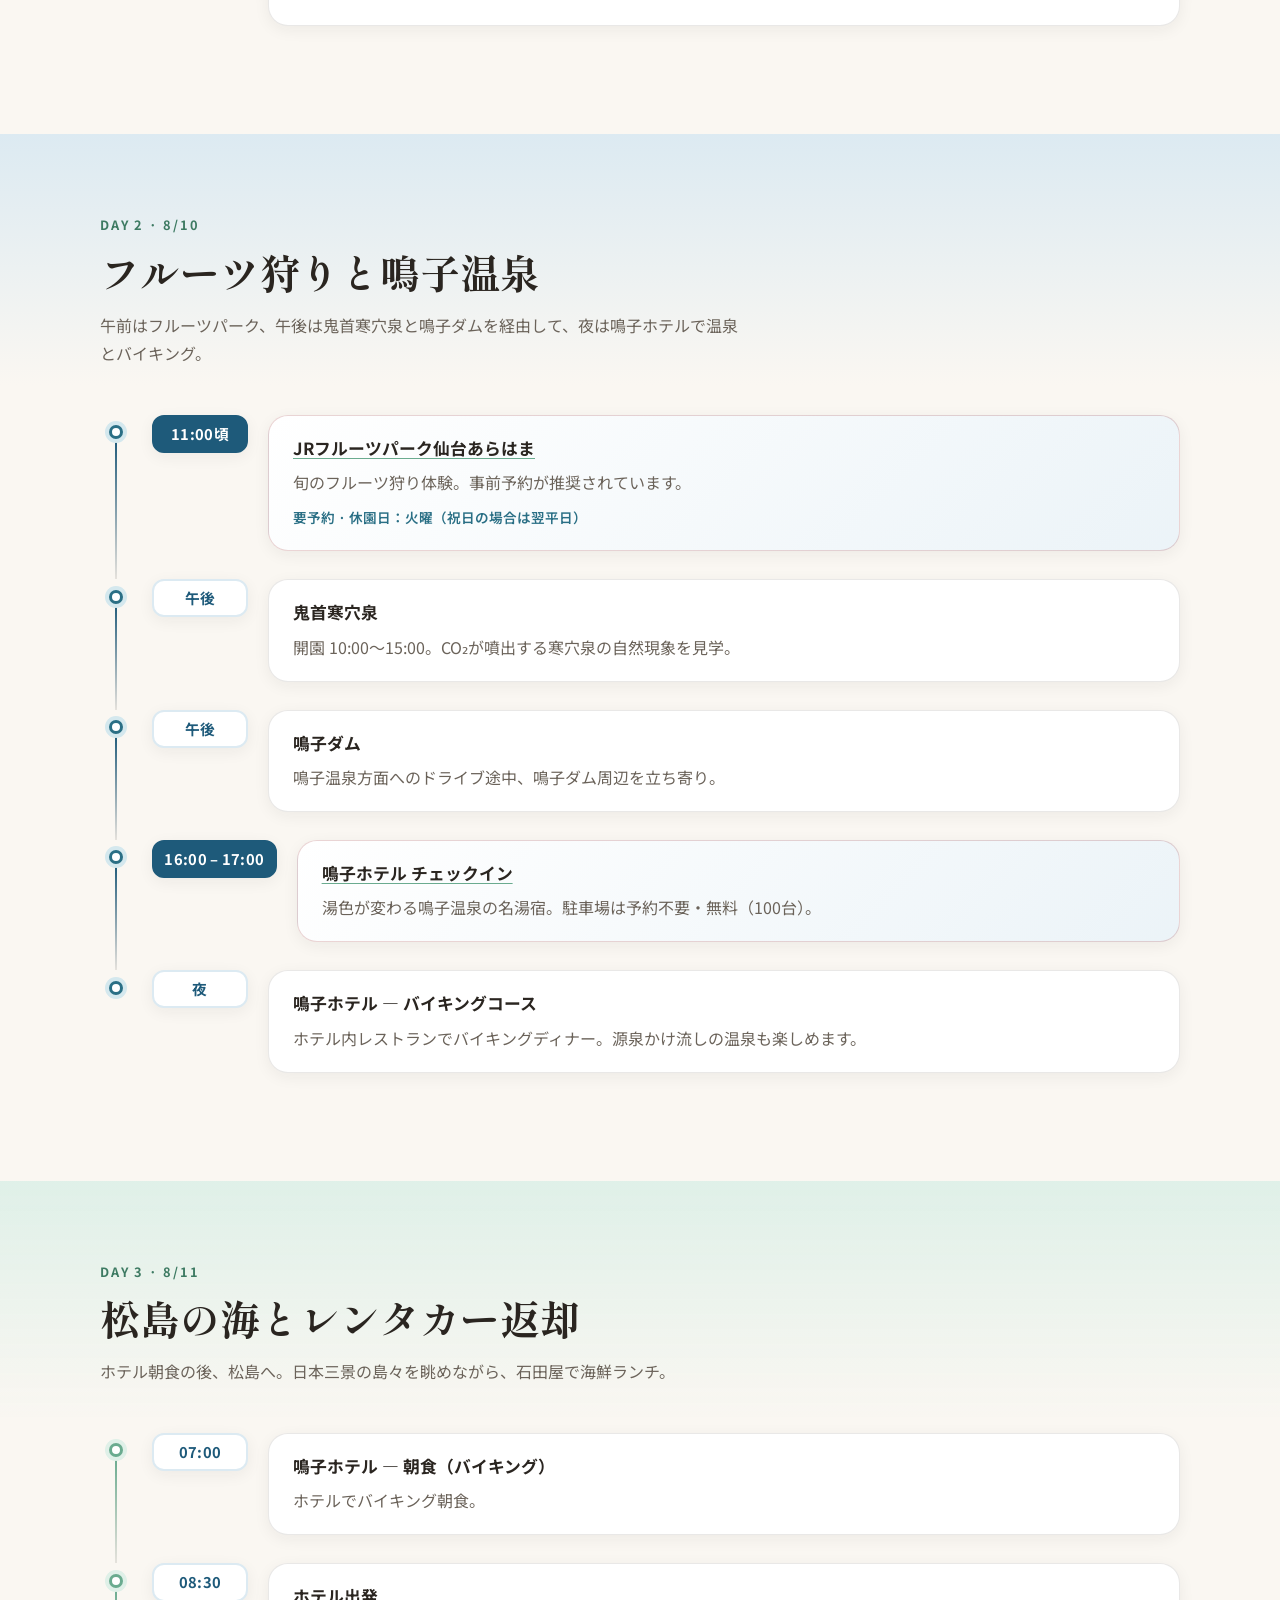
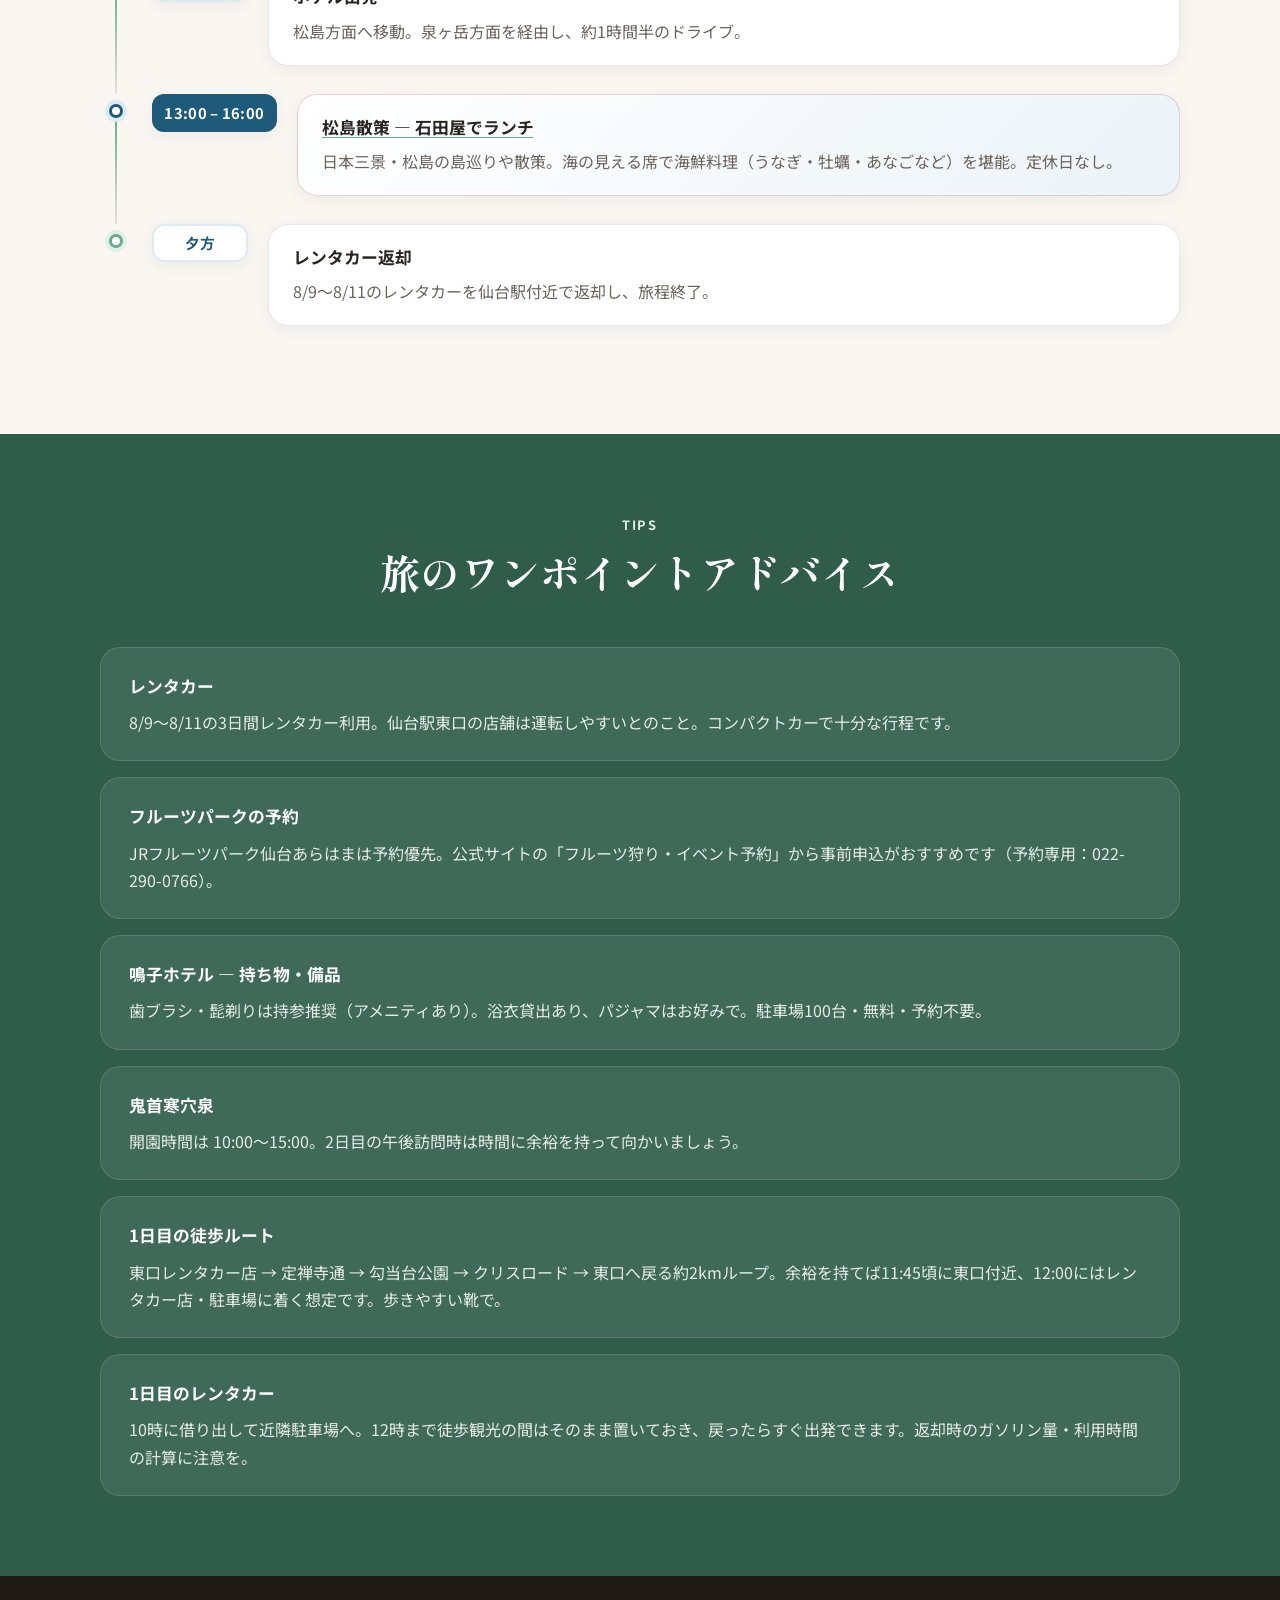
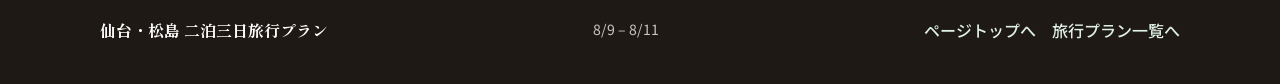
<file: plans/sendai-aug2026/index.html>
<!doctype html>
<html lang="ja">
  <head>
    <meta charset="utf-8" />
    <meta name="viewport" content="width=device-width, initial-scale=1" />
    <meta
      name="description"
      content="仙台を起点とした2泊3日の宮城ドライブプラン。仙台駅周辺観光、フルーツパーク、鳴子温泉、松島の海鮮ランチ。"
    />
    <title>仙台・松島 二泊三日旅行プラン</title>
    <link rel="preconnect" href="https://fonts.googleapis.com" />
    <link rel="preconnect" href="https://fonts.gstatic.com" crossorigin />
    <link
      href="https://fonts.googleapis.com/css2?family=Noto+Sans+JP:wght@400;500;700&family=Shippori+Mincho:wght@500;700&display=swap"
      rel="stylesheet"
    />
    <link rel="stylesheet" href="styles.css" />
  </head>
  <body>
    <a class="skip-link" href="#main">本文へスキップ</a>

    <header class="site-header" id="top">
      <nav class="nav" aria-label="ページ内ナビゲーション">
        <a class="nav__brand" href="../../">旅行プラン一覧</a>
        <button
          class="nav__toggle"
          type="button"
          aria-expanded="false"
          aria-controls="nav-menu"
        >
          メニュー
        </button>
        <ul class="nav__menu" id="nav-menu">
          <li><a href="#overview">概要</a></li>
          <li><a href="#day1">1日目</a></li>
          <li><a href="#day2">2日目</a></li>
          <li><a href="#day3">3日目</a></li>
          <li><a href="#tips">アドバイス</a></li>
        </ul>
      </nav>

      <section class="hero" aria-labelledby="hero-title">
        <div class="hero__overlay"></div>
        <div class="hero__content">
          <p class="hero__eyebrow">8/9 – 8/11 · 2泊3日 · レンタカー旅</p>
          <h1 class="hero__title" id="hero-title">仙台・松島<br />二泊三日旅行プラン</h1>
          <p class="hero__lead">
            仙台駅周辺の散策から始まり、フルーツ狩りと鳴子温泉、締めくくりは日本三景・松島。海と温泉を味わう宮城旅。
          </p>
          <div class="hero__actions">
            <a class="btn btn--primary" href="#overview">プランを見る</a>
            <a class="btn btn--ghost" href="#day1">1日目から</a>
          </div>
        </div>
        <div class="hero__scroll" aria-hidden="true">
          <span>Scroll</span>
        </div>
      </section>
    </header>

    <main id="main">
      <section class="section overview" id="overview" aria-labelledby="overview-title">
        <div class="container">
          <header class="section__header">
            <p class="section__eyebrow">Overview</p>
            <h2 class="section__title" id="overview-title">旅行概要</h2>
          </header>

          <div class="overview__grid">
            <article class="info-card">
              <span class="info-card__icon" aria-hidden="true">📅</span>
              <h3 class="info-card__label">日程</h3>
              <p class="info-card__value">8月9日 〜 8月11日</p>
              <p class="info-card__note">2泊3日</p>
            </article>
            <article class="info-card">
              <span class="info-card__icon" aria-hidden="true">🚗</span>
              <h3 class="info-card__label">移動手段</h3>
              <p class="info-card__value">レンタカー（コンパクト）</p>
              <p class="info-card__note">8/9 借りて 8/11 返却 · 仙台駅東口が運転しやすい</p>
            </article>
            <article class="info-card">
              <span class="info-card__icon" aria-hidden="true">🚉</span>
              <h3 class="info-card__label">拠点</h3>
              <p class="info-card__value">仙台駅周辺</p>
              <p class="info-card__note">1日目は仙台、2日目は鳴子温泉に宿泊</p>
            </article>
            <article class="info-card">
              <span class="info-card__icon" aria-hidden="true">🏨</span>
              <h3 class="info-card__label">宿泊</h3>
              <p class="info-card__value">8/9 仙台 · 8/10 鳴子ホテル</p>
              <p class="info-card__note">
                <a href="https://www.narukohotel.co.jp/" target="_blank" rel="noopener noreferrer"
                  >鳴子ホテル（公式）</a
                >
              </p>
            </article>
            <article class="info-card info-card--wide">
              <span class="info-card__icon" aria-hidden="true">🎯</span>
              <h3 class="info-card__label">ハイライト</h3>
              <p class="info-card__value">仙台駅観光 / フルーツ狩り / 鳴子温泉 / 松島</p>
              <p class="info-card__note">スライド資料をもとにしたグループ旅行プラン</p>
            </article>
          </div>
        </div>
      </section>

      <section class="section day-section day-section--peach" id="day1" aria-labelledby="day1-title">
        <div class="container">
          <header class="section__header section__header--left">
            <p class="section__eyebrow">Day 1 · 8/9</p>
            <h2 class="section__title" id="day1-title">仙台駅周辺観光</h2>
            <p class="section__lead">
              10時に仙台駅東口のレンタカー店で集合。車は近くの駐車場に停め、定禅寺通・勾当台公園・一番町を巡る約2kmのループ散策。12時頃に東口へ戻って車を受け取ります。
            </p>
          </header>

          <figure class="route-map">
            <img
              src="images/day1-walking-route.png"
              alt="仙台駅周辺徒歩観光ルート地図。仙台駅東口から定禅寺通、勾当台公園、クリスロードを経て東口へ戻る約2kmのループ。"
              width="1463"
              height="1362"
              loading="lazy"
            />
            <figcaption class="route-map__caption">
              徒歩ルート地図（OpenStreetMap · 道のり表示）。実際の歩道・道路に沿った経路です。①スタートと⑧ゴールは仙台駅東口（レンタカー店）です。
            </figcaption>
          </figure>

          <p class="route-panel__summary">
            徒歩ルート：<strong>仙台駅東口（レンタカー店）</strong> → 定禅寺通 → 勾当台公園 → 一番町・クリスロード → <strong>仙台駅東口（レンタカー店）</strong>
          </p>

          <ol class="timeline">
            <li class="timeline__item">
              <div class="timeline__time">10:00</div>
              <article class="timeline__card">
                <h3 class="timeline__heading">仙台駅東口 — 集合・レンタカー借り出し</h3>
                <p>
                  仙台駅東口のレンタカー店で集合・手続き（8/9〜8/11・コンパクトカー）。借り出し後、徒歩圏の駐車場へ停めて観光スタート。
                </p>
                <p class="timeline__meta">東口店舗は運転しやすい · 12:00まで駐車</p>
              </article>
            </li>
            <li class="timeline__item">
              <div class="timeline__time">10:10 – 10:20</div>
              <article class="timeline__card">
                <h3 class="timeline__heading">エスパル仙台 · 仙台駅前</h3>
                <p>
                  東口から駅ビル「エスパル仙台」を抜けて駅前を散策。ずんだシェイクや笹かまぼこなど、仙台の定番スイーツ・お土産をチェック。
                </p>
                <p class="timeline__meta">徒歩 · 東口からすぐ</p>
              </article>
            </li>
            <li class="timeline__item timeline__item--highlight">
              <div class="timeline__time">10:20 – 11:00</div>
              <article class="timeline__card">
                <h3 class="timeline__heading">定禅寺通散策</h3>
                <p>
                  東二番丁通から定禅寺通へ（駅から徒歩約10分）。杜の都を象徴するケヤキ並木と彫刻が並ぶ約1.4kmのシンボルロードを、市役所前付近までゆっくり歩きます。
                </p>
                <p class="timeline__meta">徒歩約25〜30分 · ベンチ休憩可</p>
              </article>
            </li>
            <li class="timeline__item">
              <div class="timeline__time">11:00 – 11:20</div>
              <article class="timeline__card">
                <h3 class="timeline__heading">勾当台公園 · 勾当台神社</h3>
                <p>
                  定禅寺通から勾当台公園へ（徒歩1〜2分）。市民の森の像や勾当台神社を見学。イベント広場や緑地で一息つきます。
                </p>
                <p class="timeline__meta">徒歩 · 定禅寺通からすぐ</p>
              </article>
            </li>
            <li class="timeline__item">
              <div class="timeline__time">11:20 – 11:45</div>
              <article class="timeline__card">
                <h3 class="timeline__heading">一番町 · クリスロード</h3>
                <p>
                  勾当台公園から北へ、仙台最大のアーケード街「クリスロード」を南北に抜けます。商店街を通って青葉通り方面へ向かい、東口へ戻るルートへ。
                </p>
                <p class="timeline__meta">徒歩約15〜20分</p>
              </article>
            </li>
            <li class="timeline__item">
              <div class="timeline__time">11:45 – 12:00</div>
              <article class="timeline__card">
                <h3 class="timeline__heading">青葉通り → 仙台駅東口へ戻る</h3>
                <p>
                  青葉通り経由で仙台駅東口へ。レンタカー店・駐車場に着いたら、停めておいた車を受け取り移動開始。
                </p>
                <p class="timeline__meta">徒歩約10分 · ゴール＝レンタカー店</p>
              </article>
            </li>
            <li class="timeline__item timeline__item--highlight">
              <div class="timeline__time">12:00〜</div>
              <article class="timeline__card">
                <h3 class="timeline__heading">レンタカーで移動開始</h3>
                <p>観光ループ完了。駐車場からレンタカーで移動し、2日目・3日目のドライブに備えます。</p>
              </article>
            </li>
            <li class="timeline__item">
              <div class="timeline__time">夜</div>
              <article class="timeline__card">
                <h3 class="timeline__heading">新井君宅でボードゲーム</h3>
                <p>仙台で宿泊。夜は友人宅でボードゲームなど、のんびり過ごします。</p>
              </article>
            </li>
          </ol>
        </div>
      </section>

      <section class="section day-section day-section--aizu" id="day2" aria-labelledby="day2-title">
        <div class="container">
          <header class="section__header section__header--left">
            <p class="section__eyebrow">Day 2 · 8/10</p>
            <h2 class="section__title" id="day2-title">フルーツ狩りと鳴子温泉</h2>
            <p class="section__lead">
              午前はフルーツパーク、午後は鬼首寒穴泉と鳴子ダムを経由して、夜は鳴子ホテルで温泉とバイキング。
            </p>
          </header>

          <ol class="timeline">
            <li class="timeline__item timeline__item--highlight">
              <div class="timeline__time">11:00頃</div>
              <article class="timeline__card">
                <h3 class="timeline__heading">
                  <a
                    href="https://stbl-fruit-farm.jp/arahama/"
                    target="_blank"
                    rel="noopener noreferrer"
                    >JRフルーツパーク仙台あらはま</a
                  >
                </h3>
                <p>旬のフルーツ狩り体験。事前予約が推奨されています。</p>
                <p class="timeline__meta">要予約 · 休園日：火曜（祝日の場合は翌平日）</p>
              </article>
            </li>
            <li class="timeline__item">
              <div class="timeline__time">午後</div>
              <article class="timeline__card">
                <h3 class="timeline__heading">鬼首寒穴泉</h3>
                <p>開園 10:00〜15:00。CO₂が噴出する寒穴泉の自然現象を見学。</p>
              </article>
            </li>
            <li class="timeline__item">
              <div class="timeline__time">午後</div>
              <article class="timeline__card">
                <h3 class="timeline__heading">鳴子ダム</h3>
                <p>鳴子温泉方面へのドライブ途中、鳴子ダム周辺を立ち寄り。</p>
              </article>
            </li>
            <li class="timeline__item timeline__item--highlight">
              <div class="timeline__time">16:00 – 17:00</div>
              <article class="timeline__card">
                <h3 class="timeline__heading">
                  <a href="https://www.narukohotel.co.jp/" target="_blank" rel="noopener noreferrer"
                    >鳴子ホテル チェックイン</a
                  >
                </h3>
                <p>
                  湯色が変わる鳴子温泉の名湯宿。駐車場は予約不要・無料（100台）。
                </p>
              </article>
            </li>
            <li class="timeline__item">
              <div class="timeline__time">夜</div>
              <article class="timeline__card">
                <h3 class="timeline__heading">鳴子ホテル — バイキングコース</h3>
                <p>ホテル内レストランでバイキングディナー。源泉かけ流しの温泉も楽しめます。</p>
              </article>
            </li>
          </ol>
        </div>
      </section>

      <section class="section day-section day-section--peach" id="day3" aria-labelledby="day3-title">
        <div class="container">
          <header class="section__header section__header--left">
            <p class="section__eyebrow">Day 3 · 8/11</p>
            <h2 class="section__title" id="day3-title">松島の海とレンタカー返却</h2>
            <p class="section__lead">
              ホテル朝食の後、松島へ。日本三景の島々を眺めながら、石田屋で海鮮ランチ。
            </p>
          </header>

          <ol class="timeline">
            <li class="timeline__item">
              <div class="timeline__time">07:00</div>
              <article class="timeline__card">
                <h3 class="timeline__heading">鳴子ホテル — 朝食（バイキング）</h3>
                <p>ホテルでバイキング朝食。</p>
              </article>
            </li>
            <li class="timeline__item">
              <div class="timeline__time">08:30</div>
              <article class="timeline__card">
                <h3 class="timeline__heading">ホテル出発</h3>
                <p>松島方面へ移動。泉ヶ岳方面を経由し、約1時間半のドライブ。</p>
              </article>
            </li>
            <li class="timeline__item timeline__item--highlight">
              <div class="timeline__time">13:00 – 16:00</div>
              <article class="timeline__card">
                <h3 class="timeline__heading">
                  <a
                    href="https://www.matsushima-kanko.com/taberu/detail.php?id=84"
                    target="_blank"
                    rel="noopener noreferrer"
                    >松島散策 — 石田屋でランチ</a
                  >
                </h3>
                <p>
                  日本三景・松島の島巡りや散策。海の見える席で海鮮料理（うなぎ・牡蠣・あなごなど）を堪能。定休日なし。
                </p>
              </article>
            </li>
            <li class="timeline__item">
              <div class="timeline__time">夕方</div>
              <article class="timeline__card">
                <h3 class="timeline__heading">レンタカー返却</h3>
                <p>8/9〜8/11のレンタカーを仙台駅付近で返却し、旅程終了。</p>
              </article>
            </li>
          </ol>
        </div>
      </section>

      <section class="section tips" id="tips" aria-labelledby="tips-title">
        <div class="container">
          <header class="section__header">
            <p class="section__eyebrow">Tips</p>
            <h2 class="section__title" id="tips-title">旅のワンポイントアドバイス</h2>
          </header>

          <ul class="tips__list">
            <li class="tip-card">
              <h3 class="tip-card__title">レンタカー</h3>
              <p>
                8/9〜8/11の3日間レンタカー利用。仙台駅東口の店舗は運転しやすいとのこと。コンパクトカーで十分な行程です。
              </p>
            </li>
            <li class="tip-card">
              <h3 class="tip-card__title">フルーツパークの予約</h3>
              <p>
                JRフルーツパーク仙台あらはまは予約優先。公式サイトの「フルーツ狩り・イベント予約」から事前申込がおすすめです（予約専用：022-290-0766）。
              </p>
            </li>
            <li class="tip-card">
              <h3 class="tip-card__title">鳴子ホテル — 持ち物・備品</h3>
              <p>
                歯ブラシ・髭剃りは持参推奨（アメニティあり）。浴衣貸出あり、パジャマはお好みで。駐車場100台・無料・予約不要。
              </p>
            </li>
            <li class="tip-card">
              <h3 class="tip-card__title">鬼首寒穴泉</h3>
              <p>開園時間は 10:00〜15:00。2日目の午後訪問時は時間に余裕を持って向かいましょう。</p>
            </li>
            <li class="tip-card">
              <h3 class="tip-card__title">1日目の徒歩ルート</h3>
              <p>
                東口レンタカー店 → 定禅寺通 → 勾当台公園 → クリスロード → 東口へ戻る約2kmループ。余裕を持てば11:45頃に東口付近、12:00にはレンタカー店・駐車場に着く想定です。歩きやすい靴で。
              </p>
            </li>
            <li class="tip-card">
              <h3 class="tip-card__title">1日目のレンタカー</h3>
              <p>
                10時に借り出して近隣駐車場へ。12時まで徒歩観光の間はそのまま置いておき、戻ったらすぐ出発できます。返却時のガソリン量・利用時間の計算に注意を。
              </p>
            </li>
          </ul>
        </div>
      </section>
    </main>

    <footer class="site-footer">
      <div class="container site-footer__inner">
        <p class="site-footer__title">仙台・松島 二泊三日旅行プラン</p>
        <p class="site-footer__note">8/9 – 8/11</p>
        <div class="site-footer__links">
          <a class="site-footer__top" href="#top">ページトップへ</a>
          <a class="site-footer__top" href="../../">旅行プラン一覧へ</a>
        </div>
      </div>
    </footer>

    <script src="script.js"></script>
  </body>
</html>
</file>
<file: home.css>
:root {
  --color-peach: #e8876a;
  --color-peach-light: #f8ddd2;
  --color-aizu: #9b2d30;
  --color-aizu-light: #f2d4d5;
  --color-onsen: #3d7a8c;
  --color-onsen-light: #d4e8ee;
  --color-forest: #2f5d4a;
  --color-bg: #faf7f2;
  --color-surface: #ffffff;
  --color-text: #2a2520;
  --color-text-muted: #6b635a;
  --color-border: rgba(44, 36, 28, 0.1);
  --shadow-sm: 0 4px 16px rgba(42, 37, 32, 0.06);
  --shadow-md: 0 12px 40px rgba(42, 37, 32, 0.12);
  --radius-md: 20px;
  --radius-lg: 28px;
  --font-sans: "Noto Sans JP", system-ui, sans-serif;
  --font-serif: "Shippori Mincho", "Hiragino Mincho ProN", serif;
  --max-width: 1080px;
}

*,
*::before,
*::after {
  box-sizing: border-box;
}

body {
  margin: 0;
  min-height: 100vh;
  font-family: var(--font-sans);
  color: var(--color-text);
  background: var(--color-bg);
  -webkit-font-smoothing: antialiased;
}

.visually-hidden {
  position: absolute;
  width: 1px;
  height: 1px;
  padding: 0;
  margin: -1px;
  overflow: hidden;
  clip: rect(0, 0, 0, 0);
  white-space: nowrap;
  border: 0;
}

/* Header */
.home-header {
  position: relative;
  overflow: hidden;
  padding: clamp(4rem, 10vw, 6rem) 1.25rem clamp(3rem, 8vw, 5rem);
  background:
    linear-gradient(135deg, rgba(155, 45, 48, 0.88), rgba(61, 122, 140, 0.82)),
    url("https://images.unsplash.com/photo-1578662996442-48f60103fc96?auto=format&fit=crop&w=1800&q=80")
      center / cover no-repeat;
  color: #fff;
}

.home-header__pattern {
  position: absolute;
  inset: 0;
  background:
    radial-gradient(circle at 15% 85%, rgba(232, 135, 106, 0.35), transparent 42%),
    radial-gradient(circle at 85% 15%, rgba(47, 93, 74, 0.25), transparent 38%);
  pointer-events: none;
}

.home-header__inner {
  position: relative;
  z-index: 1;
  width: min(100%, var(--max-width));
  margin-inline: auto;
}

.home-header__eyebrow {
  display: inline-block;
  margin: 0 0 1rem;
  padding: 0.35rem 0.9rem;
  font-size: 0.78rem;
  font-weight: 600;
  letter-spacing: 0.12em;
  text-transform: uppercase;
  border: 1px solid rgba(255, 255, 255, 0.35);
  border-radius: 999px;
}

.home-header__title {
  margin: 0 0 1rem;
  font-family: var(--font-serif);
  font-size: clamp(2.2rem, 6vw, 3.5rem);
  font-weight: 700;
  line-height: 1.25;
  letter-spacing: 0.04em;
}

.home-header__lead {
  margin: 0;
  max-width: 560px;
  font-size: 1.05rem;
  line-height: 1.75;
  opacity: 0.92;
}

/* Catalog */
.home-main {
  padding: clamp(2.5rem, 6vw, 4rem) 1.25rem;
}

.catalog-section__inner {
  width: min(100%, var(--max-width));
  margin-inline: auto;
}

.catalog-grid {
  display: grid;
  grid-template-columns: repeat(auto-fill, minmax(min(100%, 320px), 1fr));
  gap: 1.5rem;
  margin: 0;
  padding: 0;
  list-style: none;
}

.catalog-empty,
.catalog-error {
  grid-column: 1 / -1;
  padding: 2rem;
  text-align: center;
  color: var(--color-text-muted);
  background: var(--color-surface);
  border: 1px dashed var(--color-border);
  border-radius: var(--radius-md);
}

/* Plan card */
.plan-card {
  display: flex;
  flex-direction: column;
  height: 100%;
  color: inherit;
  text-decoration: none;
  background: var(--color-surface);
  border: 1px solid var(--color-border);
  border-radius: var(--radius-lg);
  overflow: hidden;
  box-shadow: var(--shadow-sm);
  transition: transform 0.2s ease, box-shadow 0.2s ease;
}

.plan-card:hover {
  transform: translateY(-4px);
  box-shadow: var(--shadow-md);
}

.plan-card__cover {
  display: flex;
  flex-direction: column;
  justify-content: flex-end;
  min-height: 180px;
  padding: 1.5rem;
  color: #fff;
}

.plan-card__eyebrow {
  margin: 0 0 0.35rem;
  font-size: 0.78rem;
  font-weight: 600;
  letter-spacing: 0.08em;
  opacity: 0.9;
}

.plan-card__title {
  margin: 0;
  font-family: var(--font-serif);
  font-size: 1.5rem;
  font-weight: 700;
  line-height: 1.35;
}

.plan-card__duration {
  margin: 0.35rem 0 0;
  font-size: 0.88rem;
  font-weight: 500;
  opacity: 0.88;
}

.plan-card__body {
  display: flex;
  flex-direction: column;
  flex: 1;
  gap: 0.85rem;
  padding: 1.25rem 1.5rem 1.5rem;
}

.plan-card__description {
  margin: 0;
  flex: 1;
  font-size: 0.95rem;
  line-height: 1.65;
  color: var(--color-text-muted);
}

.plan-card__tags {
  display: flex;
  flex-wrap: wrap;
  gap: 0.4rem;
}

.plan-card__tag {
  padding: 0.2rem 0.6rem;
  font-size: 0.75rem;
  font-weight: 600;
  color: var(--color-aizu);
  background: var(--color-aizu-light);
  border-radius: 999px;
}

.plan-card__cta {
  font-size: 0.9rem;
  font-weight: 700;
  color: var(--color-onsen);
}

.plan-card:hover .plan-card__cta {
  color: var(--color-aizu);
}

/* Footer */
.home-footer {
  padding: 2rem 1.25rem;
  text-align: center;
  font-size: 0.88rem;
  color: var(--color-text-muted);
  border-top: 1px solid var(--color-border);
}

.home-footer p {
  margin: 0;
}
</file>
<file: plans/fukushima-aizu-jul2025/styles.css>
/* Fukushima travel theme */
:root {
  --color-peach: #e8876a;
  --color-peach-light: #f8ddd2;
  --color-peach-dark: #c45f42;
  --color-onsen: #3d7a8c;
  --color-onsen-light: #d4e8ee;
  --color-aizu: #9b2d30;
  --color-aizu-light: #f2d4d5;
  --color-thatch: #5c4a32;
  --color-thatch-light: #ebe4d8;
  --color-forest: #2f5d4a;
  --color-bg: #faf7f2;
  --color-surface: #ffffff;
  --color-text: #2a2520;
  --color-text-muted: #6b635a;
  --color-border: rgba(44, 36, 28, 0.1);
  --shadow-sm: 0 4px 16px rgba(42, 37, 32, 0.06);
  --shadow-md: 0 12px 40px rgba(42, 37, 32, 0.1);
  --radius-sm: 12px;
  --radius-md: 20px;
  --radius-lg: 28px;
  --font-sans: "Noto Sans JP", system-ui, sans-serif;
  --font-serif: "Shippori Mincho", "Hiragino Mincho ProN", serif;
  --header-height: 72px;
  --max-width: 1080px;
}

*,
*::before,
*::after {
  box-sizing: border-box;
}

html {
  scroll-behavior: smooth;
}

body {
  margin: 0;
  font-family: var(--font-sans);
  font-size: 1rem;
  line-height: 1.75;
  color: var(--color-text);
  background: var(--color-bg);
  -webkit-font-smoothing: antialiased;
}

img {
  max-width: 100%;
  height: auto;
}

a {
  color: var(--color-onsen);
  text-decoration-thickness: 1px;
  text-underline-offset: 3px;
  transition: color 0.2s ease;
}

a:hover {
  color: var(--color-aizu);
}

.skip-link {
  position: absolute;
  top: -100%;
  left: 1rem;
  z-index: 1000;
  padding: 0.75rem 1rem;
  background: var(--color-text);
  color: #fff;
  border-radius: var(--radius-sm);
}

.skip-link:focus {
  top: 1rem;
}

.container {
  width: min(100% - 2.5rem, var(--max-width));
  margin-inline: auto;
}

/* Navigation */
.site-header {
  position: relative;
}

.nav {
  position: fixed;
  top: 0;
  left: 0;
  right: 0;
  z-index: 100;
  display: flex;
  align-items: center;
  justify-content: space-between;
  gap: 1rem;
  height: var(--header-height);
  padding: 0 1.25rem;
  background: rgba(250, 247, 242, 0.82);
  backdrop-filter: blur(14px);
  border-bottom: 1px solid var(--color-border);
}

.nav__brand {
  font-family: var(--font-serif);
  font-weight: 700;
  font-size: 1.05rem;
  color: var(--color-text);
  text-decoration: none;
}

.nav__toggle {
  display: none;
  padding: 0.5rem 0.85rem;
  border: 1px solid var(--color-border);
  border-radius: 999px;
  background: var(--color-surface);
  font: inherit;
  cursor: pointer;
}

.nav__menu {
  display: flex;
  gap: 0.25rem;
  margin: 0;
  padding: 0;
  list-style: none;
}

.nav__menu a {
  display: block;
  padding: 0.5rem 0.9rem;
  color: var(--color-text-muted);
  text-decoration: none;
  border-radius: 999px;
  font-size: 0.92rem;
  font-weight: 500;
  transition: background 0.2s ease, color 0.2s ease;
}

.nav__menu a:hover,
.nav__menu a:focus-visible {
  background: var(--color-peach-light);
  color: var(--color-aizu);
}

/* Hero */
.hero {
  position: relative;
  min-height: 100svh;
  display: grid;
  place-items: center;
  padding: calc(var(--header-height) + 3rem) 1.25rem 4rem;
  overflow: hidden;
  background:
    linear-gradient(135deg, rgba(155, 45, 48, 0.78), rgba(61, 122, 140, 0.72)),
    url("https://images.unsplash.com/photo-1578662996442-48f60103fc96?auto=format&fit=crop&w=1800&q=80")
      center / cover no-repeat;
}

.hero::before {
  content: "";
  position: absolute;
  inset: 0;
  background:
    radial-gradient(circle at 20% 80%, rgba(232, 135, 106, 0.35), transparent 45%),
    radial-gradient(circle at 80% 20%, rgba(47, 93, 74, 0.25), transparent 40%);
  pointer-events: none;
}

.hero__overlay {
  position: absolute;
  inset: 0;
  background: linear-gradient(to top, rgba(20, 16, 12, 0.45), transparent 55%);
}

.hero__content {
  position: relative;
  z-index: 1;
  max-width: 720px;
  text-align: center;
  color: #fff;
}

.hero__eyebrow {
  display: inline-block;
  margin: 0 0 1rem;
  padding: 0.4rem 1rem;
  font-size: 0.82rem;
  font-weight: 500;
  letter-spacing: 0.08em;
  text-transform: uppercase;
  border: 1px solid rgba(255, 255, 255, 0.35);
  border-radius: 999px;
  backdrop-filter: blur(6px);
}

.hero__title {
  margin: 0 0 1.25rem;
  font-family: var(--font-serif);
  font-size: clamp(2.4rem, 6vw, 4rem);
  font-weight: 700;
  line-height: 1.25;
  letter-spacing: 0.04em;
  text-shadow: 0 4px 24px rgba(0, 0, 0, 0.25);
}

.hero__lead {
  margin: 0 auto 2rem;
  max-width: 540px;
  font-size: 1.05rem;
  opacity: 0.95;
}

.hero__actions {
  display: flex;
  flex-wrap: wrap;
  gap: 0.75rem;
  justify-content: center;
}

.btn {
  display: inline-flex;
  align-items: center;
  justify-content: center;
  min-height: 48px;
  padding: 0.75rem 1.5rem;
  border-radius: 999px;
  font-weight: 600;
  text-decoration: none;
  transition: transform 0.2s ease, box-shadow 0.2s ease, background 0.2s ease;
}

.btn:hover {
  transform: translateY(-2px);
}

.btn--primary {
  background: var(--color-peach);
  color: #fff;
  box-shadow: 0 8px 24px rgba(232, 135, 106, 0.45);
}

.btn--primary:hover {
  background: var(--color-peach-dark);
  color: #fff;
}

.btn--ghost {
  border: 1px solid rgba(255, 255, 255, 0.55);
  color: #fff;
  backdrop-filter: blur(6px);
}

.btn--ghost:hover {
  background: rgba(255, 255, 255, 0.12);
  color: #fff;
}

.hero__scroll {
  position: absolute;
  bottom: 2rem;
  left: 50%;
  transform: translateX(-50%);
  font-size: 0.75rem;
  letter-spacing: 0.15em;
  text-transform: uppercase;
  color: rgba(255, 255, 255, 0.7);
  animation: float 2.5s ease-in-out infinite;
}

.hero__scroll::after {
  content: "";
  display: block;
  width: 1px;
  height: 40px;
  margin: 0.5rem auto 0;
  background: linear-gradient(to bottom, rgba(255, 255, 255, 0.7), transparent);
}

@keyframes float {
  0%,
  100% {
    transform: translateX(-50%) translateY(0);
  }
  50% {
    transform: translateX(-50%) translateY(6px);
  }
}

/* Sections */
.section {
  padding: 5rem 0;
}

.section__header {
  text-align: center;
  margin-bottom: 3rem;
}

.section__header--left {
  text-align: left;
}

.section__eyebrow {
  margin: 0 0 0.5rem;
  font-size: 0.8rem;
  font-weight: 700;
  letter-spacing: 0.14em;
  text-transform: uppercase;
  color: var(--color-peach-dark);
}

.section__title {
  margin: 0 0 0.75rem;
  font-family: var(--font-serif);
  font-size: clamp(1.75rem, 4vw, 2.5rem);
  font-weight: 700;
  line-height: 1.35;
}

.section__lead {
  margin: 0 auto;
  max-width: 640px;
  color: var(--color-text-muted);
}

.section__header--left .section__lead {
  margin-left: 0;
}

/* Overview cards */
.overview {
  background: var(--color-surface);
}

.overview__grid {
  display: grid;
  grid-template-columns: repeat(auto-fit, minmax(220px, 1fr));
  gap: 1rem;
}

.info-card {
  padding: 1.5rem;
  background: var(--color-bg);
  border: 1px solid var(--color-border);
  border-radius: var(--radius-md);
  box-shadow: var(--shadow-sm);
  transition: transform 0.2s ease, box-shadow 0.2s ease;
}

.info-card:hover {
  transform: translateY(-3px);
  box-shadow: var(--shadow-md);
}

.info-card--wide {
  grid-column: 1 / -1;
}

@media (min-width: 720px) {
  .info-card--wide {
    grid-column: span 2;
  }
}

.info-card__icon {
  display: block;
  font-size: 1.5rem;
  margin-bottom: 0.75rem;
}

.info-card__label {
  margin: 0 0 0.35rem;
  font-size: 0.82rem;
  font-weight: 700;
  letter-spacing: 0.06em;
  text-transform: uppercase;
  color: var(--color-text-muted);
}

.info-card__value {
  margin: 0;
  font-size: 1.15rem;
  font-weight: 700;
}

.info-card__note {
  margin: 0.35rem 0 0;
  font-size: 0.9rem;
  color: var(--color-text-muted);
}

.info-card__note a {
  font-weight: 500;
}

/* Day sections */
.day-section--peach {
  background:
    linear-gradient(180deg, var(--color-peach-light) 0%, transparent 28%),
    var(--color-bg);
}

.day-section--aizu {
  background:
    linear-gradient(180deg, var(--color-aizu-light) 0%, transparent 24%),
    var(--color-bg);
}

/* Route tabs */
.route-tabs {
  display: flex;
  flex-wrap: wrap;
  gap: 0.75rem;
  justify-content: center;
  margin-bottom: 2rem;
}

.route-tabs__btn {
  display: flex;
  flex-direction: column;
  align-items: flex-start;
  gap: 0.25rem;
  min-width: min(100%, 280px);
  padding: 1rem 1.25rem;
  border: 2px solid var(--color-border);
  border-radius: var(--radius-md);
  background: var(--color-surface);
  font: inherit;
  text-align: left;
  cursor: pointer;
  transition: border-color 0.2s ease, box-shadow 0.2s ease, transform 0.2s ease;
}

.route-tabs__btn:hover {
  border-color: var(--color-peach);
}

.route-tabs__btn.is-active {
  border-color: var(--color-aizu);
  box-shadow: var(--shadow-md);
  transform: translateY(-2px);
}

.route-tabs__badge {
  display: inline-block;
  padding: 0.15rem 0.55rem;
  font-size: 0.72rem;
  font-weight: 700;
  letter-spacing: 0.06em;
  color: var(--color-aizu);
  background: var(--color-aizu-light);
  border-radius: 999px;
}

.route-panel {
  animation: fadeIn 0.35s ease;
}

.route-panel[hidden],
.route-panel:not(.is-active) {
  display: none;
}

.route-panel.is-active {
  display: block;
}

.route-panel__summary {
  margin: 0 0 2rem;
  padding: 1rem 1.25rem;
  background: var(--color-surface);
  border-left: 4px solid var(--color-aizu);
  border-radius: 0 var(--radius-sm) var(--radius-sm) 0;
  color: var(--color-text-muted);
}

@keyframes fadeIn {
  from {
    opacity: 0;
    transform: translateY(8px);
  }
  to {
    opacity: 1;
    transform: translateY(0);
  }
}

/* Timeline */
.timeline {
  margin: 0;
  padding: 0;
  list-style: none;
}

.timeline__item {
  display: grid;
  grid-template-columns: 32px minmax(96px, auto) 1fr;
  gap: 0.75rem 1.25rem;
  position: relative;
  padding-bottom: 1.75rem;
  align-items: start;
}

.timeline__item::before {
  content: "";
  position: absolute;
  left: 15px;
  top: 1.5rem;
  bottom: 0;
  width: 2px;
  background: linear-gradient(to bottom, var(--color-peach), var(--color-border));
}

.timeline__item:last-child::before {
  display: none;
}

.timeline__item::after {
  content: "";
  position: absolute;
  left: 9px;
  top: 0.65rem;
  width: 14px;
  height: 14px;
  border-radius: 50%;
  background: var(--color-surface);
  border: 3px solid var(--color-peach);
  box-shadow: 0 0 0 4px var(--color-peach-light);
}

.timeline__item--highlight::after {
  border-color: var(--color-aizu);
  box-shadow: 0 0 0 4px var(--color-aizu-light);
}

.day-section--aizu .timeline__item::before {
  background: linear-gradient(to bottom, var(--color-aizu), var(--color-border));
}

.day-section--aizu .timeline__item::after {
  border-color: var(--color-onsen);
  box-shadow: 0 0 0 4px var(--color-onsen-light);
}

.timeline__time {
  grid-column: 2;
  display: inline-flex;
  flex-direction: column;
  align-items: center;
  justify-content: center;
  min-width: 5.5rem;
  padding: 0.45rem 0.65rem;
  font-size: 0.92rem;
  font-weight: 700;
  line-height: 1.35;
  font-variant-numeric: tabular-nums;
  letter-spacing: 0.02em;
  white-space: nowrap;
  color: var(--color-aizu);
  text-align: center;
  background: var(--color-surface);
  border: 2px solid var(--color-aizu-light);
  border-radius: var(--radius-sm);
  box-shadow: var(--shadow-sm);
}

.timeline__item--highlight .timeline__time {
  color: #fff;
  background: var(--color-aizu);
  border-color: var(--color-aizu);
}

.timeline__card {
  grid-column: 3;
  padding: 1.25rem 1.5rem;
  background: var(--color-surface);
  border: 1px solid var(--color-border);
  border-radius: var(--radius-md);
  box-shadow: var(--shadow-sm);
}

.timeline__item--highlight .timeline__card {
  border-color: rgba(155, 45, 48, 0.2);
  background: linear-gradient(135deg, #fff 0%, var(--color-aizu-light) 180%);
}

.timeline__heading {
  margin: 0 0 0.5rem;
  font-size: 1.05rem;
  font-weight: 700;
  line-height: 1.45;
}

.timeline__heading a {
  color: inherit;
  text-decoration-color: var(--color-peach);
}

.timeline__card p {
  margin: 0;
  color: var(--color-text-muted);
}

.timeline__meta {
  margin-top: 0.65rem !important;
  font-size: 0.85rem;
  font-weight: 600;
  color: var(--color-onsen) !important;
}

.anaba {
  margin-top: 1rem;
  padding: 1rem 1.1rem;
  background: var(--color-peach-light);
  border-radius: var(--radius-sm);
}

.anaba__title {
  margin: 0 0 0.5rem;
  font-size: 0.88rem;
  font-weight: 700;
  color: var(--color-aizu);
}

.anaba__list {
  margin: 0;
  padding-left: 1.15rem;
  color: var(--color-text-muted);
  font-size: 0.92rem;
}

.anaba__list--numbered {
  list-style: decimal;
}

.anaba__list > li + li {
  margin-top: 0.65rem;
}

.anaba__list strong {
  color: var(--color-text);
}

.anaba__parking {
  margin: 0.4rem 0 0;
  padding-left: 1.1rem;
  list-style: disc;
  font-size: 0.88rem;
}

.anaba__parking li + li {
  margin-top: 0.2rem;
}

.anaba__note {
  margin: 0.75rem 0 0;
  font-size: 0.85rem;
  color: var(--color-text-muted);
  line-height: 1.65;
}

.anaba__note a {
  color: var(--color-aizu);
  font-weight: 600;
}

.tips a {
  color: var(--color-peach-light);
}

/* Tips */
.tips {
  background: var(--color-forest);
  color: #fff;
}

.tips .section__eyebrow {
  color: var(--color-peach-light);
}

.tips .section__title {
  color: #fff;
}

.tips__list {
  display: grid;
  gap: 1rem;
  margin: 0;
  padding: 0;
  list-style: none;
}

.tip-card {
  padding: 1.5rem 1.75rem;
  background: rgba(255, 255, 255, 0.08);
  border: 1px solid rgba(255, 255, 255, 0.12);
  border-radius: var(--radius-md);
  backdrop-filter: blur(8px);
}

.tip-card--warn {
  border-color: rgba(232, 135, 106, 0.45);
  background: rgba(232, 135, 106, 0.12);
}

.tip-card__title {
  margin: 0 0 0.5rem;
  font-size: 1.05rem;
  font-weight: 700;
}

.tip-card p {
  margin: 0;
  color: rgba(255, 255, 255, 0.88);
  line-height: 1.7;
}

/* Footer */
.site-footer {
  padding: 2.5rem 0;
  background: #1e1914;
  color: rgba(255, 255, 255, 0.75);
}

.site-footer__inner {
  display: flex;
  flex-wrap: wrap;
  align-items: center;
  justify-content: space-between;
  gap: 1rem;
}

.site-footer__title {
  margin: 0;
  font-family: var(--font-serif);
  font-weight: 700;
  color: #fff;
}

.site-footer__note {
  margin: 0;
  font-size: 0.88rem;
}

.site-footer__links {
  display: flex;
  flex-wrap: wrap;
  gap: 1rem;
}

.site-footer__top {
  color: var(--color-peach-light);
  text-decoration: none;
  font-weight: 500;
}

.site-footer__top:hover {
  color: #fff;
}

/* Responsive */
@media (max-width: 768px) {
  .nav__toggle {
    display: inline-flex;
  }

  .nav__menu {
    position: absolute;
    top: calc(100% + 0.5rem);
    right: 1rem;
    flex-direction: column;
    min-width: 200px;
    padding: 0.5rem;
    background: var(--color-surface);
    border: 1px solid var(--color-border);
    border-radius: var(--radius-md);
    box-shadow: var(--shadow-md);
    opacity: 0;
    visibility: hidden;
    transform: translateY(-8px);
    transition: opacity 0.2s ease, transform 0.2s ease, visibility 0.2s;
  }

  .nav__menu.is-open {
    opacity: 1;
    visibility: visible;
    transform: translateY(0);
  }

  .timeline__item {
    grid-template-columns: 28px 1fr;
    grid-template-areas:
      "rail time"
      "rail card";
    gap: 0.5rem 0.85rem;
    padding-left: 0;
  }

  .timeline__item::before {
    left: 13px;
    top: 2.5rem;
  }

  .timeline__item::after {
    left: 7px;
    top: 0.75rem;
  }

  .timeline__time {
    grid-column: auto;
    grid-area: time;
    flex-direction: row;
    flex-wrap: wrap;
    justify-content: flex-start;
    min-width: unset;
    width: fit-content;
    font-size: 1rem;
    text-align: left;
  }

  .timeline__card {
    grid-column: auto;
    grid-area: card;
  }

  .site-footer__inner {
    flex-direction: column;
    text-align: center;
  }
}

@media (prefers-reduced-motion: reduce) {
  html {
    scroll-behavior: auto;
  }

  *,
  *::before,
  *::after {
    animation-duration: 0.01ms !important;
    animation-iteration-count: 1 !important;
    transition-duration: 0.01ms !important;
  }
}
</file>
<file: plans/sendai-aug2026/styles.css>
/* Sendai / Miyagi travel theme */
:root {
  --color-peach: #6aab8f;
  --color-peach-light: #dff0e8;
  --color-peach-dark: #3d7a62;
  --color-onsen: #2a6f85;
  --color-onsen-light: #d4e8ee;
  --color-aizu: #1e5a7a;
  --color-aizu-light: #dceaf2;
  --color-thatch: #5c4a32;
  --color-thatch-light: #ebe4d8;
  --color-forest: #2f5d4a;
  --color-bg: #faf7f2;
  --color-surface: #ffffff;
  --color-text: #2a2520;
  --color-text-muted: #6b635a;
  --color-border: rgba(44, 36, 28, 0.1);
  --shadow-sm: 0 4px 16px rgba(42, 37, 32, 0.06);
  --shadow-md: 0 12px 40px rgba(42, 37, 32, 0.1);
  --radius-sm: 12px;
  --radius-md: 20px;
  --radius-lg: 28px;
  --font-sans: "Noto Sans JP", system-ui, sans-serif;
  --font-serif: "Shippori Mincho", "Hiragino Mincho ProN", serif;
  --header-height: 72px;
  --max-width: 1080px;
}

*,
*::before,
*::after {
  box-sizing: border-box;
}

html {
  scroll-behavior: smooth;
}

body {
  margin: 0;
  font-family: var(--font-sans);
  font-size: 1rem;
  line-height: 1.75;
  color: var(--color-text);
  background: var(--color-bg);
  -webkit-font-smoothing: antialiased;
}

img {
  max-width: 100%;
  height: auto;
}

a {
  color: var(--color-onsen);
  text-decoration-thickness: 1px;
  text-underline-offset: 3px;
  transition: color 0.2s ease;
}

a:hover {
  color: var(--color-aizu);
}

.skip-link {
  position: absolute;
  top: -100%;
  left: 1rem;
  z-index: 1000;
  padding: 0.75rem 1rem;
  background: var(--color-text);
  color: #fff;
  border-radius: var(--radius-sm);
}

.skip-link:focus {
  top: 1rem;
}

.container {
  width: min(100% - 2.5rem, var(--max-width));
  margin-inline: auto;
}

/* Navigation */
.site-header {
  position: relative;
}

.nav {
  position: fixed;
  top: 0;
  left: 0;
  right: 0;
  z-index: 100;
  display: flex;
  align-items: center;
  justify-content: space-between;
  gap: 1rem;
  height: var(--header-height);
  padding: 0 1.25rem;
  background: rgba(250, 247, 242, 0.82);
  backdrop-filter: blur(14px);
  border-bottom: 1px solid var(--color-border);
}

.nav__brand {
  font-family: var(--font-serif);
  font-weight: 700;
  font-size: 1.05rem;
  color: var(--color-text);
  text-decoration: none;
}

.nav__toggle {
  display: none;
  padding: 0.5rem 0.85rem;
  border: 1px solid var(--color-border);
  border-radius: 999px;
  background: var(--color-surface);
  font: inherit;
  cursor: pointer;
}

.nav__menu {
  display: flex;
  gap: 0.25rem;
  margin: 0;
  padding: 0;
  list-style: none;
}

.nav__menu a {
  display: block;
  padding: 0.5rem 0.9rem;
  color: var(--color-text-muted);
  text-decoration: none;
  border-radius: 999px;
  font-size: 0.92rem;
  font-weight: 500;
  transition: background 0.2s ease, color 0.2s ease;
}

.nav__menu a:hover,
.nav__menu a:focus-visible {
  background: var(--color-peach-light);
  color: var(--color-aizu);
}

/* Hero */
.hero {
  position: relative;
  min-height: 100svh;
  display: grid;
  place-items: center;
  padding: calc(var(--header-height) + 3rem) 1.25rem 4rem;
  overflow: hidden;
  background:
    linear-gradient(135deg, rgba(30, 90, 122, 0.78), rgba(42, 111, 133, 0.72)),
    url("https://images.unsplash.com/photo-1493976040374-85c8e9127844?auto=format&fit=crop&w=1800&q=80")
      center / cover no-repeat;
}

.hero::before {
  content: "";
  position: absolute;
  inset: 0;
  background:
    radial-gradient(circle at 20% 80%, rgba(232, 135, 106, 0.35), transparent 45%),
    radial-gradient(circle at 80% 20%, rgba(47, 93, 74, 0.25), transparent 40%);
  pointer-events: none;
}

.hero__overlay {
  position: absolute;
  inset: 0;
  background: linear-gradient(to top, rgba(20, 16, 12, 0.45), transparent 55%);
}

.hero__content {
  position: relative;
  z-index: 1;
  max-width: 720px;
  text-align: center;
  color: #fff;
}

.hero__eyebrow {
  display: inline-block;
  margin: 0 0 1rem;
  padding: 0.4rem 1rem;
  font-size: 0.82rem;
  font-weight: 500;
  letter-spacing: 0.08em;
  text-transform: uppercase;
  border: 1px solid rgba(255, 255, 255, 0.35);
  border-radius: 999px;
  backdrop-filter: blur(6px);
}

.hero__title {
  margin: 0 0 1.25rem;
  font-family: var(--font-serif);
  font-size: clamp(2.4rem, 6vw, 4rem);
  font-weight: 700;
  line-height: 1.25;
  letter-spacing: 0.04em;
  text-shadow: 0 4px 24px rgba(0, 0, 0, 0.25);
}

.hero__lead {
  margin: 0 auto 2rem;
  max-width: 540px;
  font-size: 1.05rem;
  opacity: 0.95;
}

.hero__actions {
  display: flex;
  flex-wrap: wrap;
  gap: 0.75rem;
  justify-content: center;
}

.btn {
  display: inline-flex;
  align-items: center;
  justify-content: center;
  min-height: 48px;
  padding: 0.75rem 1.5rem;
  border-radius: 999px;
  font-weight: 600;
  text-decoration: none;
  transition: transform 0.2s ease, box-shadow 0.2s ease, background 0.2s ease;
}

.btn:hover {
  transform: translateY(-2px);
}

.btn--primary {
  background: var(--color-peach);
  color: #fff;
  box-shadow: 0 8px 24px rgba(232, 135, 106, 0.45);
}

.btn--primary:hover {
  background: var(--color-peach-dark);
  color: #fff;
}

.btn--ghost {
  border: 1px solid rgba(255, 255, 255, 0.55);
  color: #fff;
  backdrop-filter: blur(6px);
}

.btn--ghost:hover {
  background: rgba(255, 255, 255, 0.12);
  color: #fff;
}

.hero__scroll {
  position: absolute;
  bottom: 2rem;
  left: 50%;
  transform: translateX(-50%);
  font-size: 0.75rem;
  letter-spacing: 0.15em;
  text-transform: uppercase;
  color: rgba(255, 255, 255, 0.7);
  animation: float 2.5s ease-in-out infinite;
}

.hero__scroll::after {
  content: "";
  display: block;
  width: 1px;
  height: 40px;
  margin: 0.5rem auto 0;
  background: linear-gradient(to bottom, rgba(255, 255, 255, 0.7), transparent);
}

@keyframes float {
  0%,
  100% {
    transform: translateX(-50%) translateY(0);
  }
  50% {
    transform: translateX(-50%) translateY(6px);
  }
}

/* Sections */
.section {
  padding: 5rem 0;
}

.section__header {
  text-align: center;
  margin-bottom: 3rem;
}

.section__header--left {
  text-align: left;
}

.section__eyebrow {
  margin: 0 0 0.5rem;
  font-size: 0.8rem;
  font-weight: 700;
  letter-spacing: 0.14em;
  text-transform: uppercase;
  color: var(--color-peach-dark);
}

.section__title {
  margin: 0 0 0.75rem;
  font-family: var(--font-serif);
  font-size: clamp(1.75rem, 4vw, 2.5rem);
  font-weight: 700;
  line-height: 1.35;
}

.section__lead {
  margin: 0 auto;
  max-width: 640px;
  color: var(--color-text-muted);
}

.section__header--left .section__lead {
  margin-left: 0;
}

/* Overview cards */
.overview {
  background: var(--color-surface);
}

.overview__grid {
  display: grid;
  grid-template-columns: repeat(auto-fit, minmax(220px, 1fr));
  gap: 1rem;
}

.info-card {
  padding: 1.5rem;
  background: var(--color-bg);
  border: 1px solid var(--color-border);
  border-radius: var(--radius-md);
  box-shadow: var(--shadow-sm);
  transition: transform 0.2s ease, box-shadow 0.2s ease;
}

.info-card:hover {
  transform: translateY(-3px);
  box-shadow: var(--shadow-md);
}

.info-card--wide {
  grid-column: 1 / -1;
}

@media (min-width: 720px) {
  .info-card--wide {
    grid-column: span 2;
  }
}

.info-card__icon {
  display: block;
  font-size: 1.5rem;
  margin-bottom: 0.75rem;
}

.info-card__label {
  margin: 0 0 0.35rem;
  font-size: 0.82rem;
  font-weight: 700;
  letter-spacing: 0.06em;
  text-transform: uppercase;
  color: var(--color-text-muted);
}

.info-card__value {
  margin: 0;
  font-size: 1.15rem;
  font-weight: 700;
}

.info-card__note {
  margin: 0.35rem 0 0;
  font-size: 0.9rem;
  color: var(--color-text-muted);
}

.info-card__note a {
  font-weight: 500;
}

/* Day sections */
.day-section--peach {
  background:
    linear-gradient(180deg, var(--color-peach-light) 0%, transparent 28%),
    var(--color-bg);
}

.day-section--aizu {
  background:
    linear-gradient(180deg, var(--color-aizu-light) 0%, transparent 24%),
    var(--color-bg);
}

/* Route tabs */
.route-tabs {
  display: flex;
  flex-wrap: wrap;
  gap: 0.75rem;
  justify-content: center;
  margin-bottom: 2rem;
}

.route-tabs__btn {
  display: flex;
  flex-direction: column;
  align-items: flex-start;
  gap: 0.25rem;
  min-width: min(100%, 280px);
  padding: 1rem 1.25rem;
  border: 2px solid var(--color-border);
  border-radius: var(--radius-md);
  background: var(--color-surface);
  font: inherit;
  text-align: left;
  cursor: pointer;
  transition: border-color 0.2s ease, box-shadow 0.2s ease, transform 0.2s ease;
}

.route-tabs__btn:hover {
  border-color: var(--color-peach);
}

.route-tabs__btn.is-active {
  border-color: var(--color-aizu);
  box-shadow: var(--shadow-md);
  transform: translateY(-2px);
}

.route-tabs__badge {
  display: inline-block;
  padding: 0.15rem 0.55rem;
  font-size: 0.72rem;
  font-weight: 700;
  letter-spacing: 0.06em;
  color: var(--color-aizu);
  background: var(--color-aizu-light);
  border-radius: 999px;
}

.route-panel {
  animation: fadeIn 0.35s ease;
}

.route-panel[hidden] {
  display: none;
}

.route-panel__summary {
  margin: 0 0 2rem;
  padding: 1rem 1.25rem;
  background: var(--color-surface);
  border-left: 4px solid var(--color-aizu);
  border-radius: 0 var(--radius-sm) var(--radius-sm) 0;
  color: var(--color-text-muted);
}

.route-map {
  margin: 0 0 1.5rem;
  padding: 0;
  border: 1px solid var(--color-border);
  border-radius: var(--radius-md);
  overflow: hidden;
  background: var(--color-surface);
  box-shadow: var(--shadow-md);
}

.route-map img {
  display: block;
  width: 100%;
  height: auto;
}

.route-map__caption {
  padding: 0.85rem 1.1rem;
  font-size: 0.88rem;
  line-height: 1.6;
  color: var(--color-text-muted);
  border-top: 1px solid var(--color-border);
}

@keyframes fadeIn {
  from {
    opacity: 0;
    transform: translateY(8px);
  }
  to {
    opacity: 1;
    transform: translateY(0);
  }
}

/* Timeline */
.timeline {
  margin: 0;
  padding: 0;
  list-style: none;
}

.timeline__item {
  display: grid;
  grid-template-columns: 32px minmax(96px, auto) 1fr;
  gap: 0.75rem 1.25rem;
  position: relative;
  padding-bottom: 1.75rem;
  align-items: start;
}

.timeline__item::before {
  content: "";
  position: absolute;
  left: 15px;
  top: 1.5rem;
  bottom: 0;
  width: 2px;
  background: linear-gradient(to bottom, var(--color-peach), var(--color-border));
}

.timeline__item:last-child::before {
  display: none;
}

.timeline__item::after {
  content: "";
  position: absolute;
  left: 9px;
  top: 0.65rem;
  width: 14px;
  height: 14px;
  border-radius: 50%;
  background: var(--color-surface);
  border: 3px solid var(--color-peach);
  box-shadow: 0 0 0 4px var(--color-peach-light);
}

.timeline__item--highlight::after {
  border-color: var(--color-aizu);
  box-shadow: 0 0 0 4px var(--color-aizu-light);
}

.day-section--aizu .timeline__item::before {
  background: linear-gradient(to bottom, var(--color-aizu), var(--color-border));
}

.day-section--aizu .timeline__item::after {
  border-color: var(--color-onsen);
  box-shadow: 0 0 0 4px var(--color-onsen-light);
}

.timeline__time {
  grid-column: 2;
  display: inline-flex;
  flex-direction: column;
  align-items: center;
  justify-content: center;
  min-width: 5.5rem;
  padding: 0.45rem 0.65rem;
  font-size: 0.92rem;
  font-weight: 700;
  line-height: 1.35;
  font-variant-numeric: tabular-nums;
  letter-spacing: 0.02em;
  white-space: nowrap;
  color: var(--color-aizu);
  text-align: center;
  background: var(--color-surface);
  border: 2px solid var(--color-aizu-light);
  border-radius: var(--radius-sm);
  box-shadow: var(--shadow-sm);
}

.timeline__item--highlight .timeline__time {
  color: #fff;
  background: var(--color-aizu);
  border-color: var(--color-aizu);
}

.timeline__card {
  grid-column: 3;
  padding: 1.25rem 1.5rem;
  background: var(--color-surface);
  border: 1px solid var(--color-border);
  border-radius: var(--radius-md);
  box-shadow: var(--shadow-sm);
}

.timeline__item--highlight .timeline__card {
  border-color: rgba(155, 45, 48, 0.2);
  background: linear-gradient(135deg, #fff 0%, var(--color-aizu-light) 180%);
}

.timeline__heading {
  margin: 0 0 0.5rem;
  font-size: 1.05rem;
  font-weight: 700;
  line-height: 1.45;
}

.timeline__heading a {
  color: inherit;
  text-decoration-color: var(--color-peach);
}

.timeline__card p {
  margin: 0;
  color: var(--color-text-muted);
}

.timeline__meta {
  margin-top: 0.65rem !important;
  font-size: 0.85rem;
  font-weight: 600;
  color: var(--color-onsen) !important;
}

/* Tips */
.tips {
  background: var(--color-forest);
  color: #fff;
}

.tips .section__eyebrow {
  color: var(--color-peach-light);
}

.tips .section__title {
  color: #fff;
}

.tips__list {
  display: grid;
  gap: 1rem;
  margin: 0;
  padding: 0;
  list-style: none;
}

.tip-card {
  padding: 1.5rem 1.75rem;
  background: rgba(255, 255, 255, 0.08);
  border: 1px solid rgba(255, 255, 255, 0.12);
  border-radius: var(--radius-md);
  backdrop-filter: blur(8px);
}

.tip-card--warn {
  border-color: rgba(232, 135, 106, 0.45);
  background: rgba(232, 135, 106, 0.12);
}

.tip-card__title {
  margin: 0 0 0.5rem;
  font-size: 1.05rem;
  font-weight: 700;
}

.tip-card p {
  margin: 0;
  color: rgba(255, 255, 255, 0.88);
  line-height: 1.7;
}

/* Footer */
.site-footer {
  padding: 2.5rem 0;
  background: #1e1914;
  color: rgba(255, 255, 255, 0.75);
}

.site-footer__inner {
  display: flex;
  flex-wrap: wrap;
  align-items: center;
  justify-content: space-between;
  gap: 1rem;
}

.site-footer__title {
  margin: 0;
  font-family: var(--font-serif);
  font-weight: 700;
  color: #fff;
}

.site-footer__note {
  margin: 0;
  font-size: 0.88rem;
}

.site-footer__links {
  display: flex;
  flex-wrap: wrap;
  gap: 1rem;
}

.site-footer__top {
  color: var(--color-peach-light);
  text-decoration: none;
  font-weight: 500;
}

.site-footer__top:hover {
  color: #fff;
}

/* Responsive */
@media (max-width: 768px) {
  .nav__toggle {
    display: inline-flex;
  }

  .nav__menu {
    position: absolute;
    top: calc(100% + 0.5rem);
    right: 1rem;
    flex-direction: column;
    min-width: 200px;
    padding: 0.5rem;
    background: var(--color-surface);
    border: 1px solid var(--color-border);
    border-radius: var(--radius-md);
    box-shadow: var(--shadow-md);
    opacity: 0;
    visibility: hidden;
    transform: translateY(-8px);
    transition: opacity 0.2s ease, transform 0.2s ease, visibility 0.2s;
  }

  .nav__menu.is-open {
    opacity: 1;
    visibility: visible;
    transform: translateY(0);
  }

  .timeline__item {
    grid-template-columns: 28px 1fr;
    grid-template-areas:
      "rail time"
      "rail card";
    gap: 0.5rem 0.85rem;
    padding-left: 0;
  }

  .timeline__item::before {
    left: 13px;
    top: 2.5rem;
  }

  .timeline__item::after {
    left: 7px;
    top: 0.75rem;
  }

  .timeline__time {
    grid-column: auto;
    grid-area: time;
    flex-direction: row;
    flex-wrap: wrap;
    justify-content: flex-start;
    min-width: unset;
    width: fit-content;
    font-size: 1rem;
    text-align: left;
  }

  .timeline__card {
    grid-column: auto;
    grid-area: card;
  }

  .site-footer__inner {
    flex-direction: column;
    text-align: center;
  }
}

@media (prefers-reduced-motion: reduce) {
  html {
    scroll-behavior: auto;
  }

  *,
  *::before,
  *::after {
    animation-duration: 0.01ms !important;
    animation-iteration-count: 1 !important;
    transition-duration: 0.01ms !important;
  }
}
</file>
